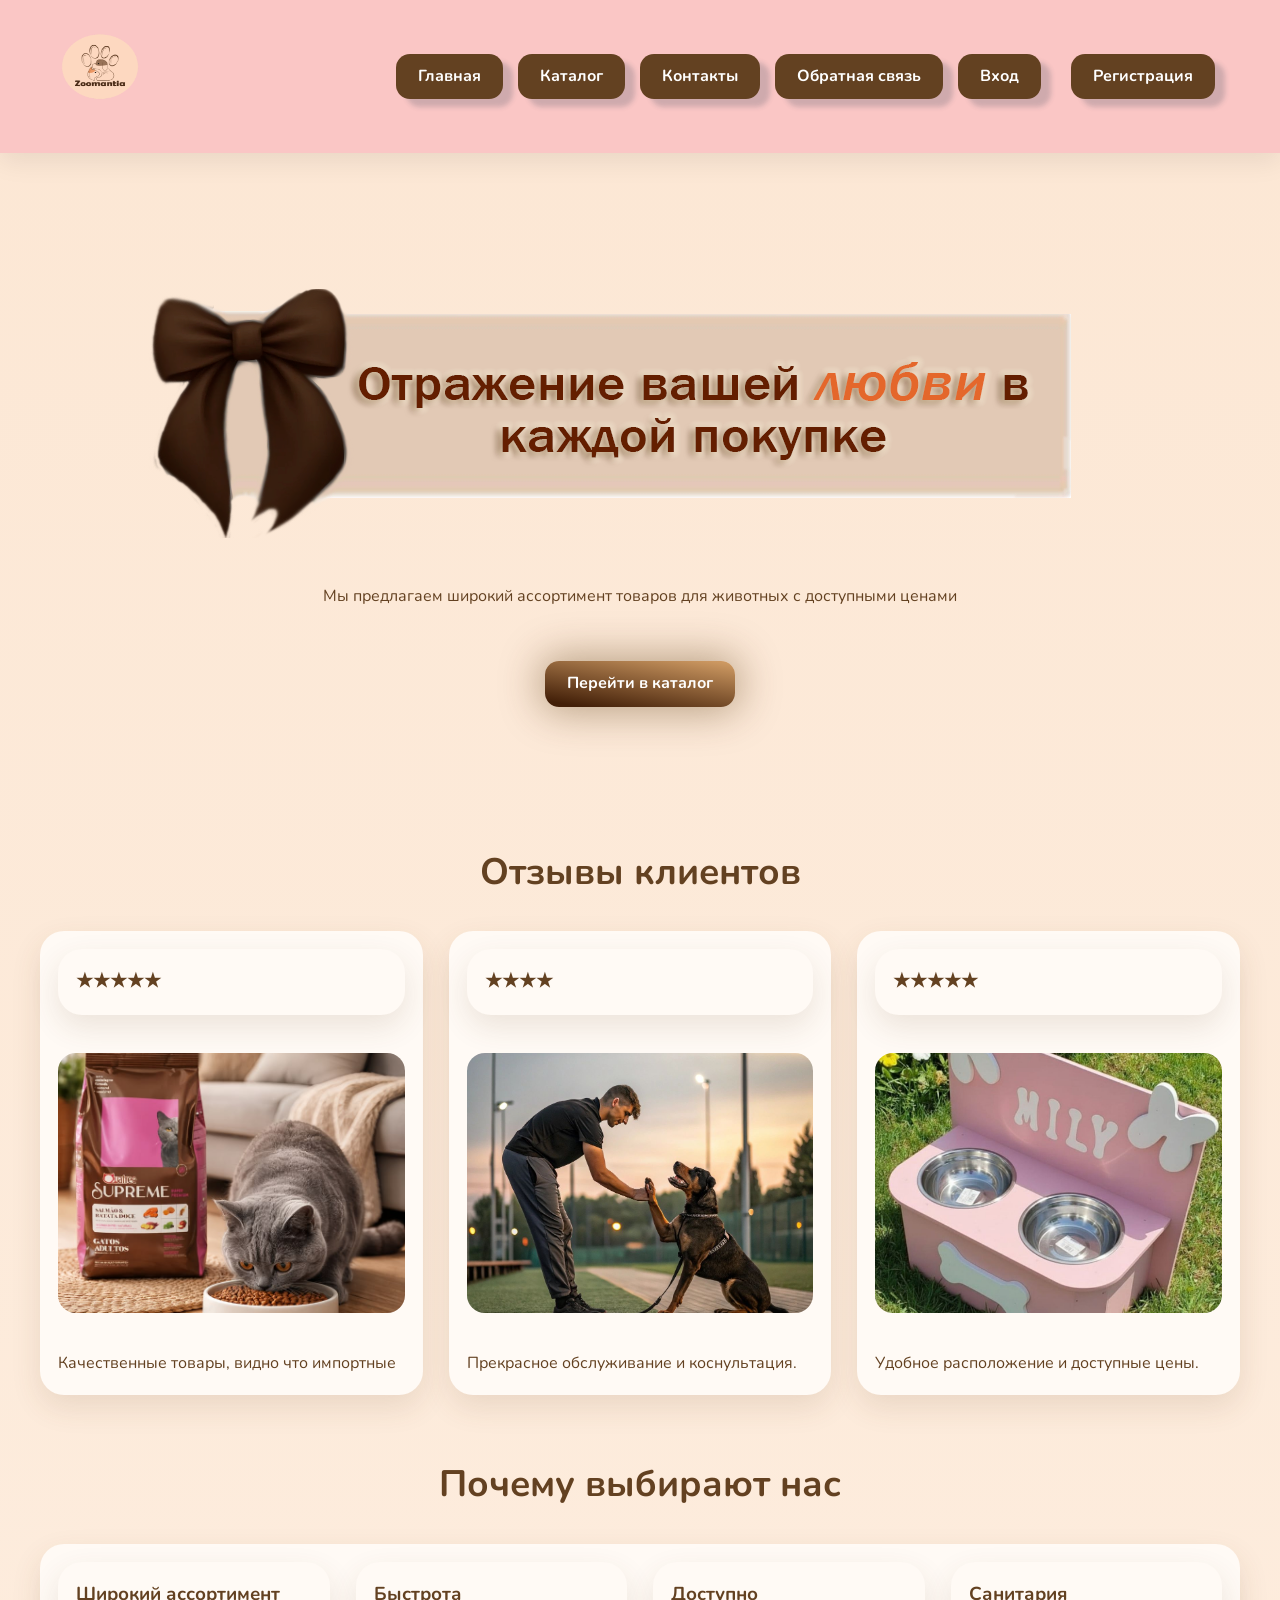
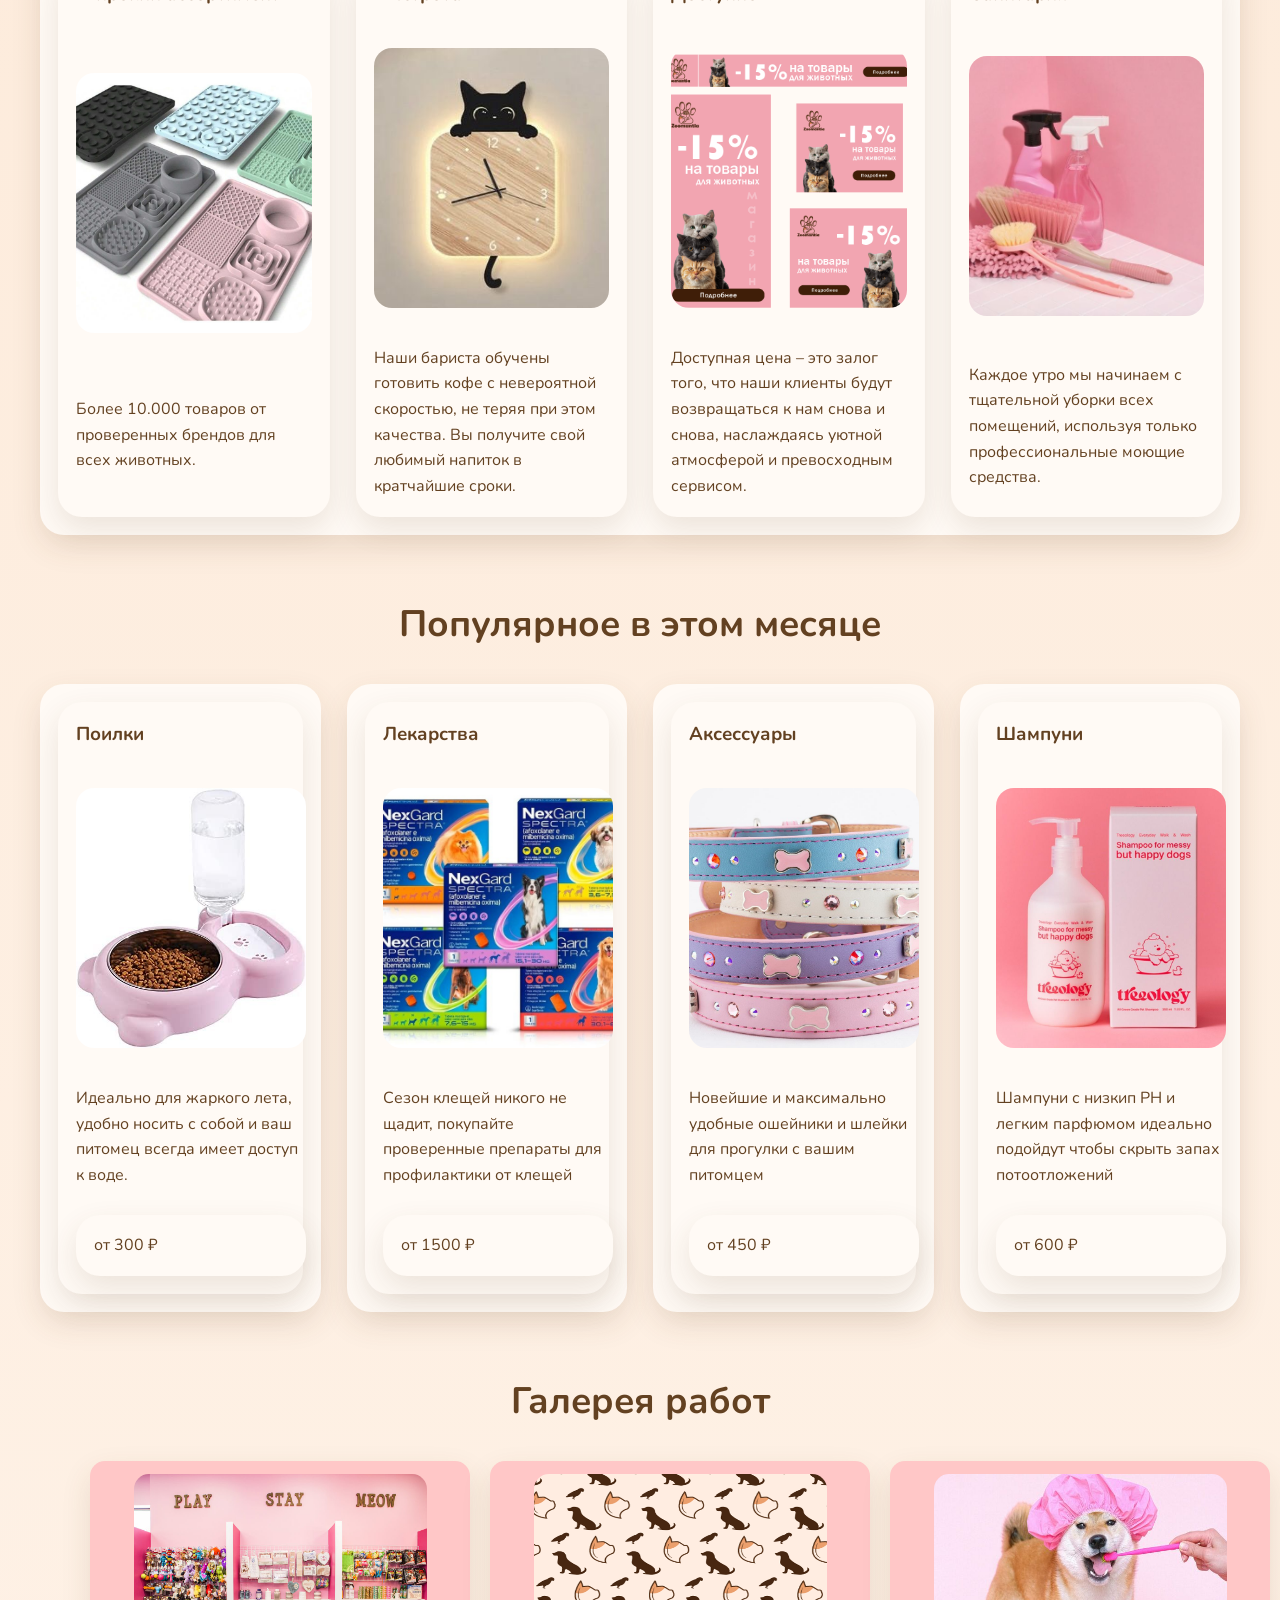
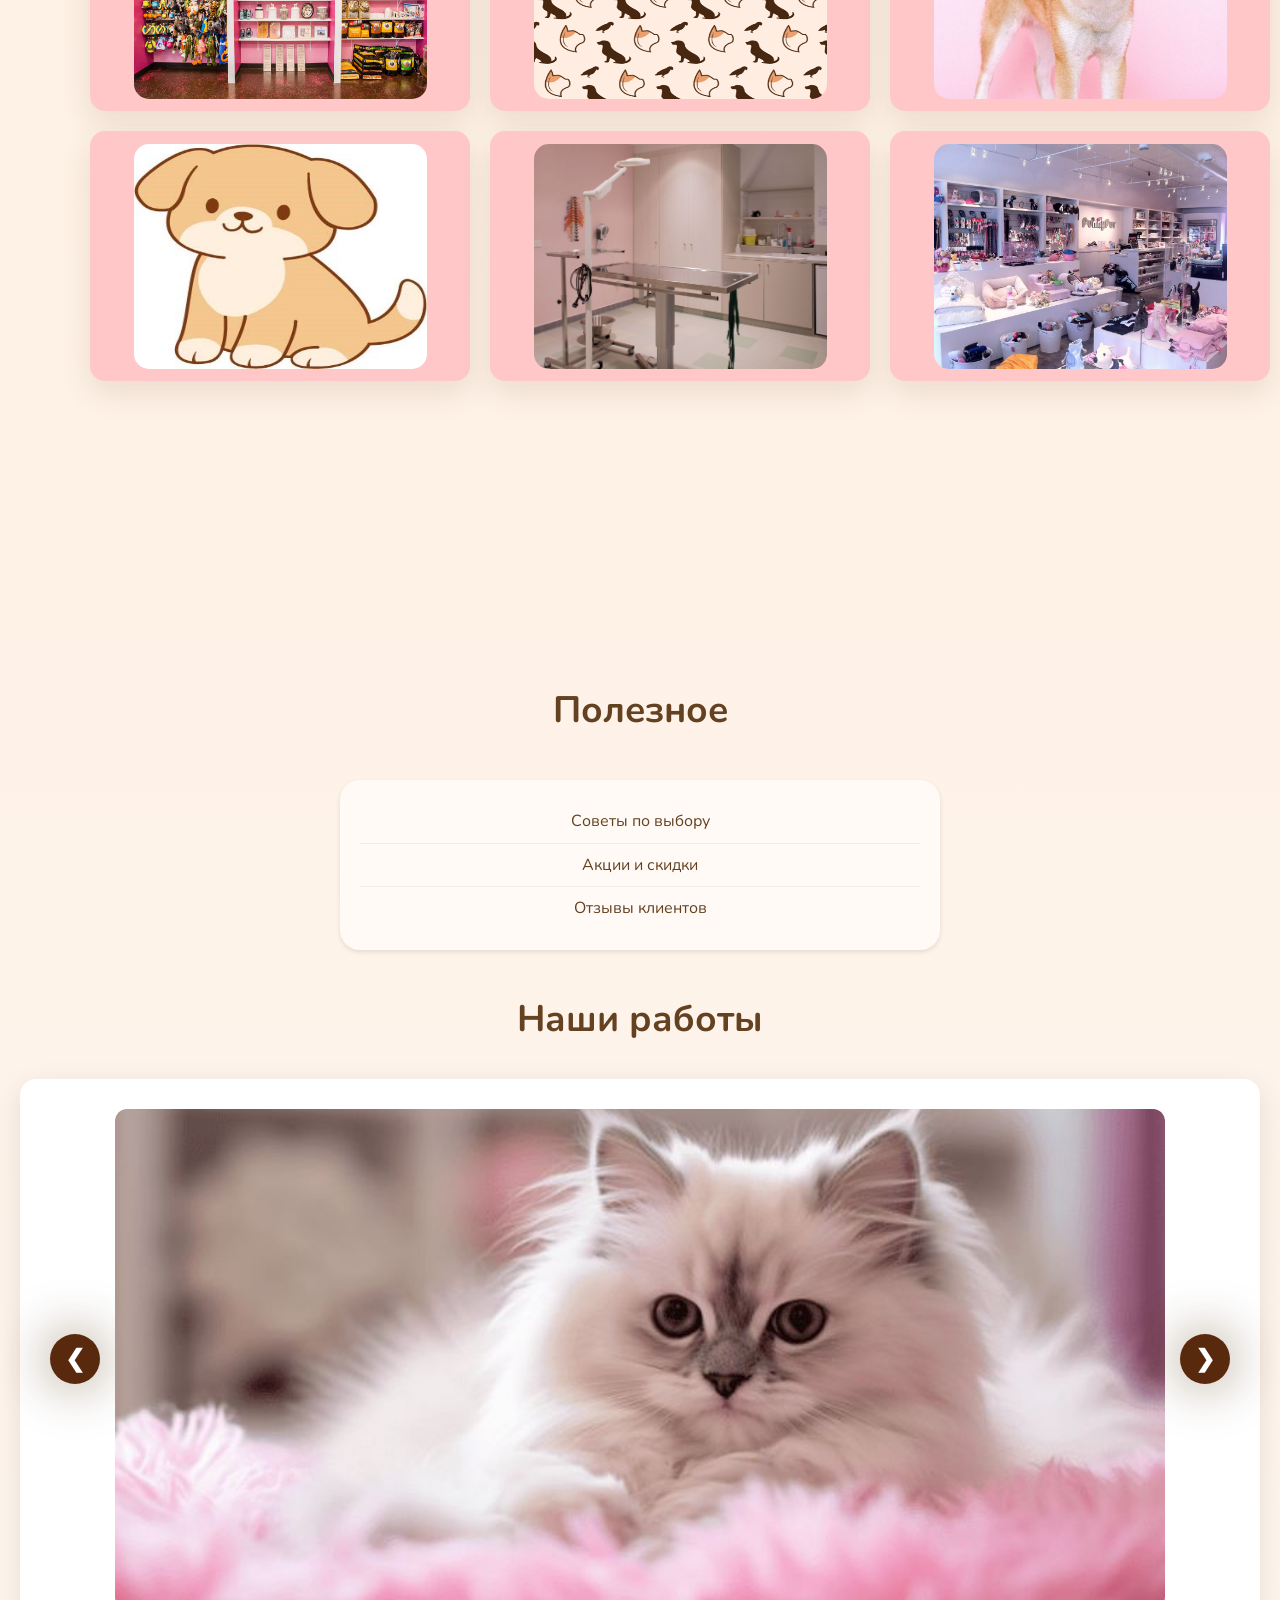
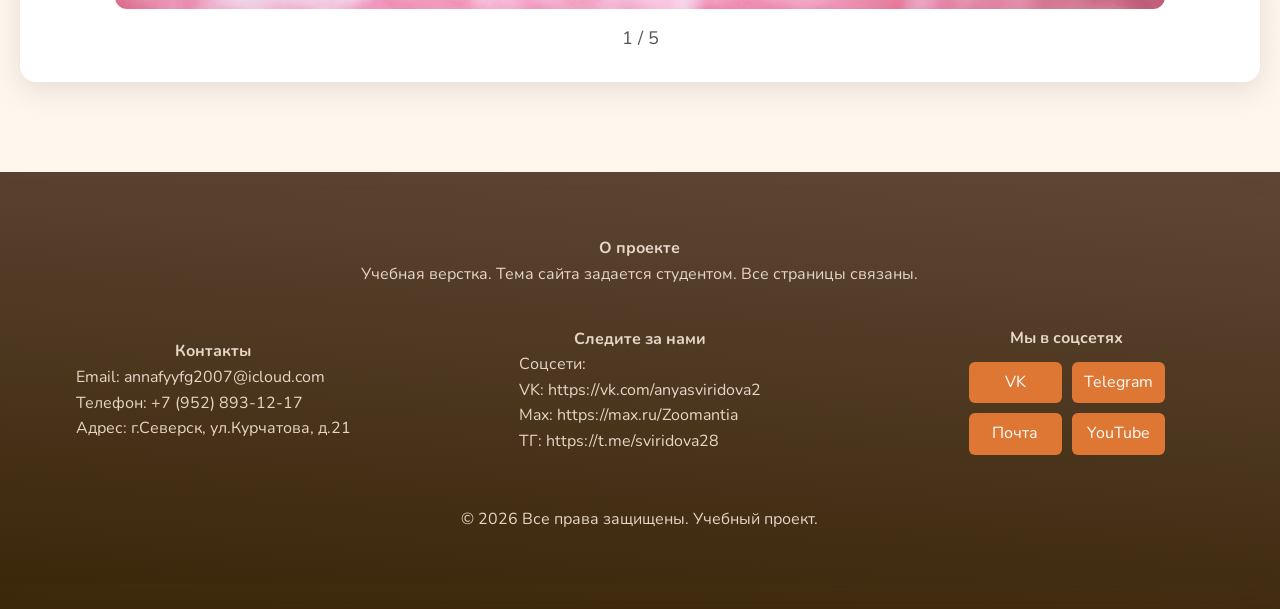
<file: index.html>
<!DOCTYPE html>
<html lang="ru">
<head>
    <meta charset="UTF-8">
    <meta name="viewport" content="width=device-width, initial-scale=1.0, viewport-fit=cover">
    <title>Главная страница</title>
    <link rel="stylesheet" href="style.css">
</head>
<body>
    <header>
        <a href="index.html"><img class="logo_foto" src="img/logo.png"  alt="Логотип"></a>
        <nav>
            <ul class="menu">
                <li><a class="btn" href="index.html">Главная</a></li>
                <li><a class="btn" href="catalog.html">Каталог</a></li>
                <li><a class="btn" href="contacts.html">Контакты</a></li>
                <li><a class="btn" href="feedback.html">Обратная связь</a></li>
                <li><a href="login.html" class="btn" class="menu-item">Вход</a><li>
                <li><a href="signup.html" class="btn" class="menu-item">Регистрация</a><li>
            </ul>
        </nav>
        <div class="menu-burger">
            <input type="checkbox" id="burger-checkbox" class="burger-checkbox">
            <label for="burger-checkbox" class="burger"></label>
            <ul class="menu-list">
                <li><a href="index.html" class="btn3" class="menu-item">Главная</a><li>
                <li><a href="catalog.html" class="btn3" class="menu-item">Каталог</a><li>
                <li><a href="contacts.html" class="btn3" class="menu-item">Контакты</a><li>
                <li><a href="feedback.html" class="btn3" class="menu-item">Обратная связь</a><li>
                <li><a href="login.html" class="btn3" class="menu-item">Вход</a><li>
                <li><a href="signup.html" class="btn3" class="menu-item">Регистрация</a><li>
            </ul>
        </div>
    </header>

    <main>
        <section class="hero-section">
            <div>
                <h1><img src="img/clogan.png"></h1>
                <p>Мы предлагаем широкий ассортимент товаров для животных с доступными ценами</p>
                <br>
                <br>
                <a class="btn_glav" href="catalog.html">Перейти в каталог</a>
            </div>
        </section>
        
        <section>
            <h2>Отзывы клиентов</h2>
            <div class="home-grid">
                <div class="review">
                    <div><h3>★★★★★</h3></div>
                    <img class="vibor" src="img/otziv1.jpg">
                    <p>Качественные товары, видно что импортные</p>
                </div>
                
                <div class="review">
                    <div><h3>★★★★</h3></div>
                    <img class="vibor" src="img/otziv2.jpg">
                    <p>Прекрасное обслуживание и коснультация.</p>
                </div>
            
                <div class="review">
                    <div><h3>★★★★★</h3></div>
                    <img class="vibor" src="img/otziv3.jpg">
                    <p>Удобное расположение и доступные цены.</p>
                </div>
            </div>
        </section>

        <section class="features-section">
            <h2>Почему выбирают нас</h2>
            <div class="home-grid">
                <div>
                    <div>
                        <h3>Широкий ассортимент</h3>
                        <img class="vibor" src="img/accortiment.jpg">
                        <p>Более 10.000 товаров от проверенных брендов для всех животных.</p>
                    </div>
                    <div>
                        <h3>Быстрота</h3>
                        <img class="vibor" src="img/ckorost.jpg">
                        <p> Наши бариста обучены готовить кофе с невероятной скоростью, не теряя при этом качества. Вы получите свой любимый напиток в кратчайшие сроки.</p>
                    </div>
                    <div>
                        <h3>Доступно</h3>
                        <img class="vibor" src="img/banner.png">
                        <p>Доступная цена – это залог того, что наши клиенты будут возвращаться к нам снова и снова, наслаждаясь уютной атмосферой и превосходным сервисом. </p>
                    </div>
                    <div>
                        <h3>Санитария</h3>
                        <img class="vibor" src="img/cturulnoct.jpg">
                        <p>Каждое утро мы начинаем с тщательной уборки всех помещений, используя только профессиональные моющие средства.</p>
                    </div>
                </div>
            </div>
        </section>

        <section class="popular-section">
            <div>
                <h2>Популярное в этом месяце</h2>
                <div>
                    <div>
                        <div>
                            <h3>Поилки</h3>
                            <img class="vibor" src="img/poulki.jpg">
                            <p>Идеально для жаркого лета, удобно носить с собой и ваш питомец всегда имеет доступ к воде.</p>
                            <div> от 300 ₽</div>
                        </div>
                    </div>
                    <div>
                        <div>
                            <h3>Лекарства</h3>
                            <img class="vibor" src="img/lecarctva.jpg">
                            <p> Сезон клещей никого не щадит, покупайте проверенные препараты для профилактики от клещей</p>
                            <div> от 1500 ₽</div>
                        </div>
                    </div>
                    <div>
                        <div>
                            <h3>Аксессуары</h3>
                            <img class="vibor" src="img/acceccyar.jpg">
                            <p>Новейшие и максимально удобные ошейники и шлейки для прогулки с вашим питомцем</p>
                            <div> от 450 ₽</div>
                        </div>
                    </div>
                    <div>
                        <div>
                            <h3>Шампуни</h3>
                            <img class="vibor" src="img/shampyn.jpg">
                            <p>Шампуни с низкип PH и легким парфюмом идеально подойдут чтобы скрыть запах потоотложений</p>
                            <div> от 600 ₽</div>
                        </div>
                    </div>
                </div>
            </div>
        </section>

        <section class="gallery-section">
            <div class="container">
                <h2 class="section-title">Галерея работ</h2>
                <div class="gallery-grid">
                    <div class="gallery-item"><img class="galeri_foto" src="img/item1.jpg"></div>
                    <div class="gallery-item"><img class="galeri_foto" src="img/pattern.png"></div>
                    <div class="gallery-item"><img class="galeri_foto" src="img/item3.jpg"></div>
                    <div class="gallery-item"><img class="galeri_foto" src="img/stiker.jpg"></div>
                    <div class="gallery-item"><img class="galeri_foto" src="img/item5.jpg"></div>
                    <div class="gallery-item"><img class="galeri_foto" src="img/item7.jpg"></div>
                    <div class="gallery-item"><img class="galeri_foto" src="img/vizitka.png"></div>
                    <div class="gallery-item"><img class="galeri_foto" src="img/item8.jpg"></div>
                    <div class="gallery-item"><img class="galeri_foto" src="img/item9.jpg"></div>
                </div>
            </div>
        </section>
        
        <aside>
            <h2>Полезное</h2>
            <div class="sidebar-section">
                <ul>
                <li><a href="catalog.html">Советы по выбору</a></li>
                <li><a href="index.html">Акции и скидки</a></li>
                <li><a href="index.html">Отзывы клиентов</a></li>
                </ul>
            </div>
        </aside>

        <h2>Наши работы</h2>
            <div class="slider-container">
                <div class="slider">
                    <button class="slider-btn prev-btn" id="prevBtn">❮</button>
                    <div class="slider-image-wrapper">
                        <img src="" alt="Изображение 1" id="sliderImage">
                    </div>
                    <button class="slider-btn next-btn" id="nextBtn">❯</button>
                </div>
                <p class="image-counter" id="imageCounter">1 / 5</p>
            </div>
    </main>    

    <footer>
        <div class="grid_fotter_parent">
            <div class="prodgectt_foot">
                <h4>О проекте</h4>
                <p>Учебная верстка. Тема сайта задается студентом. Все страницы связаны.</p>
            </div>
            <div class="contsct_foot">
                <h4>Контакты</h4>
                <p>Email: annafyyfg2007@icloud.com</p>
                <p>Телефон: +7 (952) 893-12-17</p>
                <p>Адрес: г.Северск, ул.Курчатова, д.21</p>
            </div>
            <div class="slegka_foot">
                <h4>Следите за нами</h4>
                <p>Соцсети: <br>
                    VK:  https://vk.com/anyasviridova2 <br>
                    Max: https://max.ru/Zoomantia <br>
                    ТГ: https://t.me/sviridova28</p>
            </div>
            <div class="prodgectt_foot2">
            <p>&copy; 2026 Все права защищены. Учебный проект.</p>
            </div>
            <div class="footer-social">
            <h4>Мы в соцсетях</h4>
                <div class="social-grid">
                    <a href="https://vk.com/anyasviridova2">VK</a>
                    <a href="https://t.me/sviridova28">Telegram</a>
                    <a href="mailto:annafyyf2007@icloud.com">Почта</a>
                    <a href="https://youtube.com/@sviridova-ni4lx?si=DR0bYipv-JqRA9iz">YouTube</a>
                </div>
            </div>
        </div>
    </footer>

    <script src="slider.js"></script>
    <script src="scroll-gallery.js"></script>

</body>
</html>
</file>
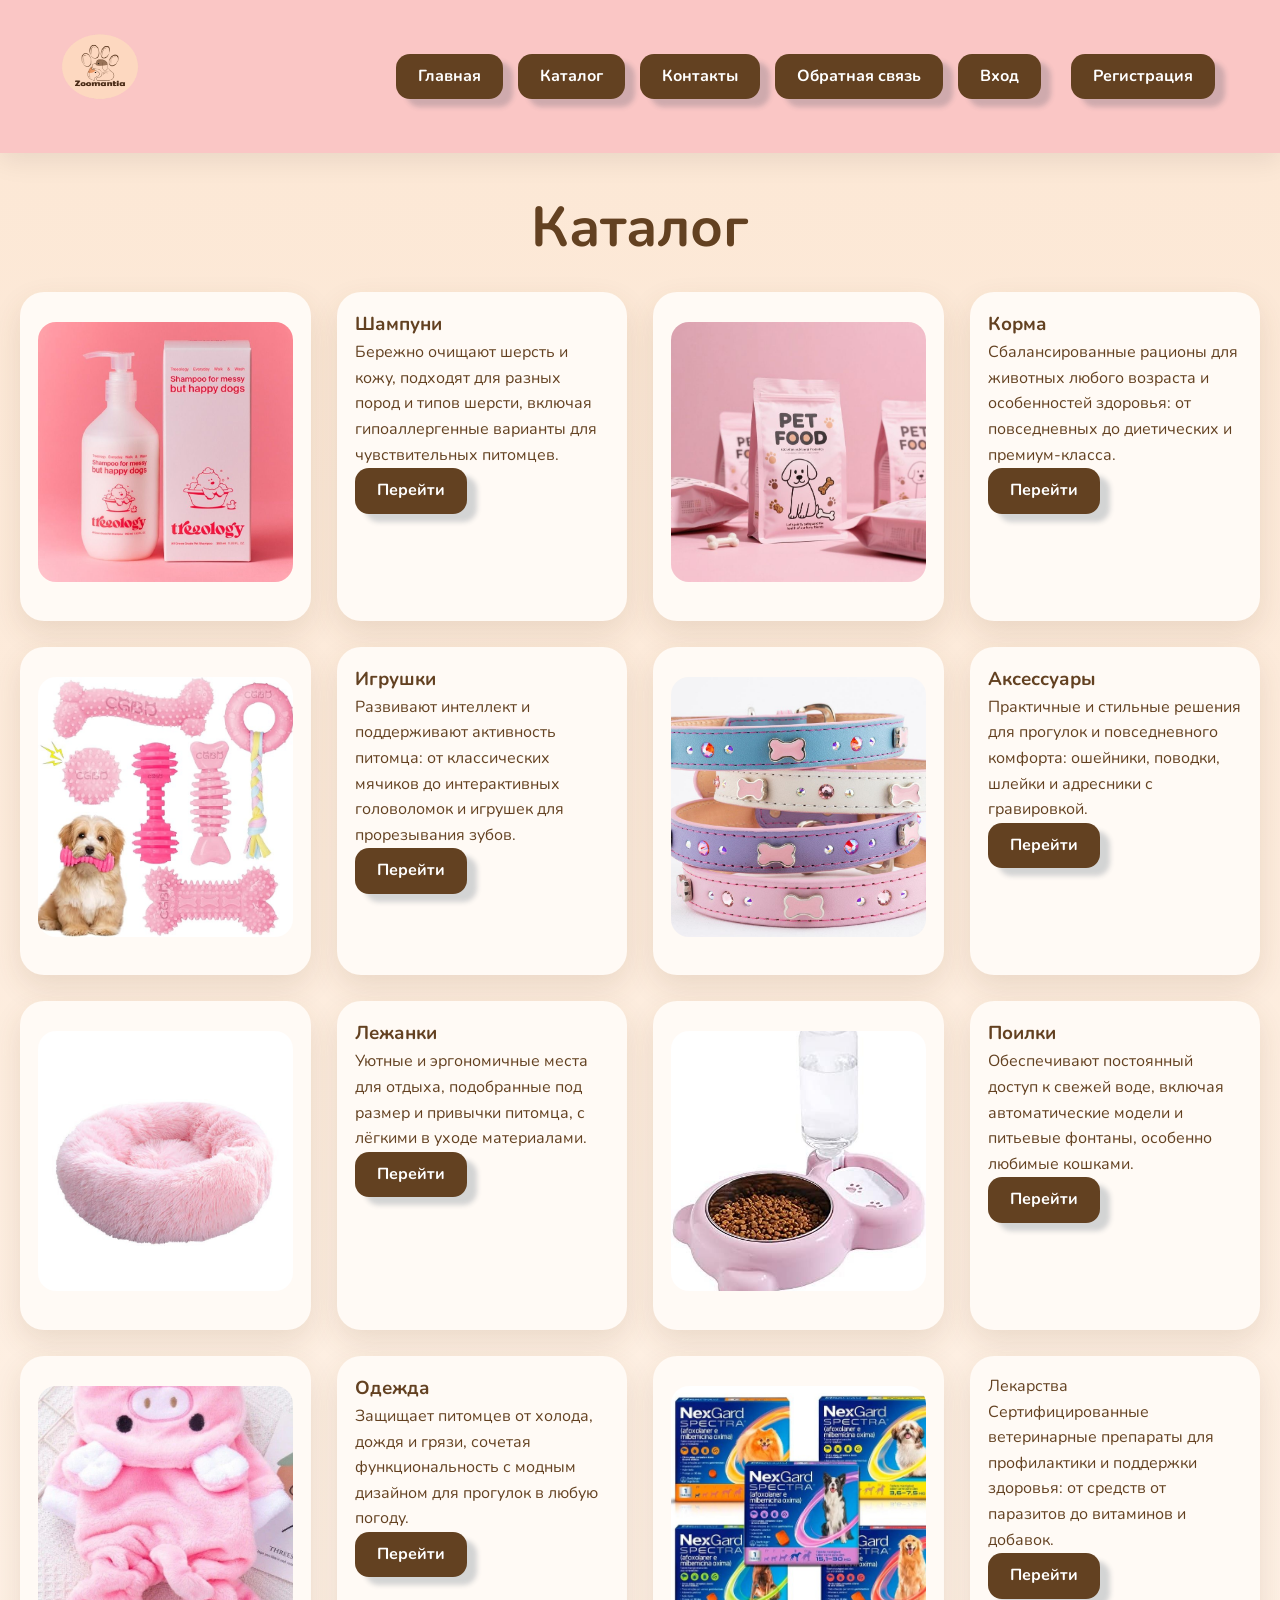
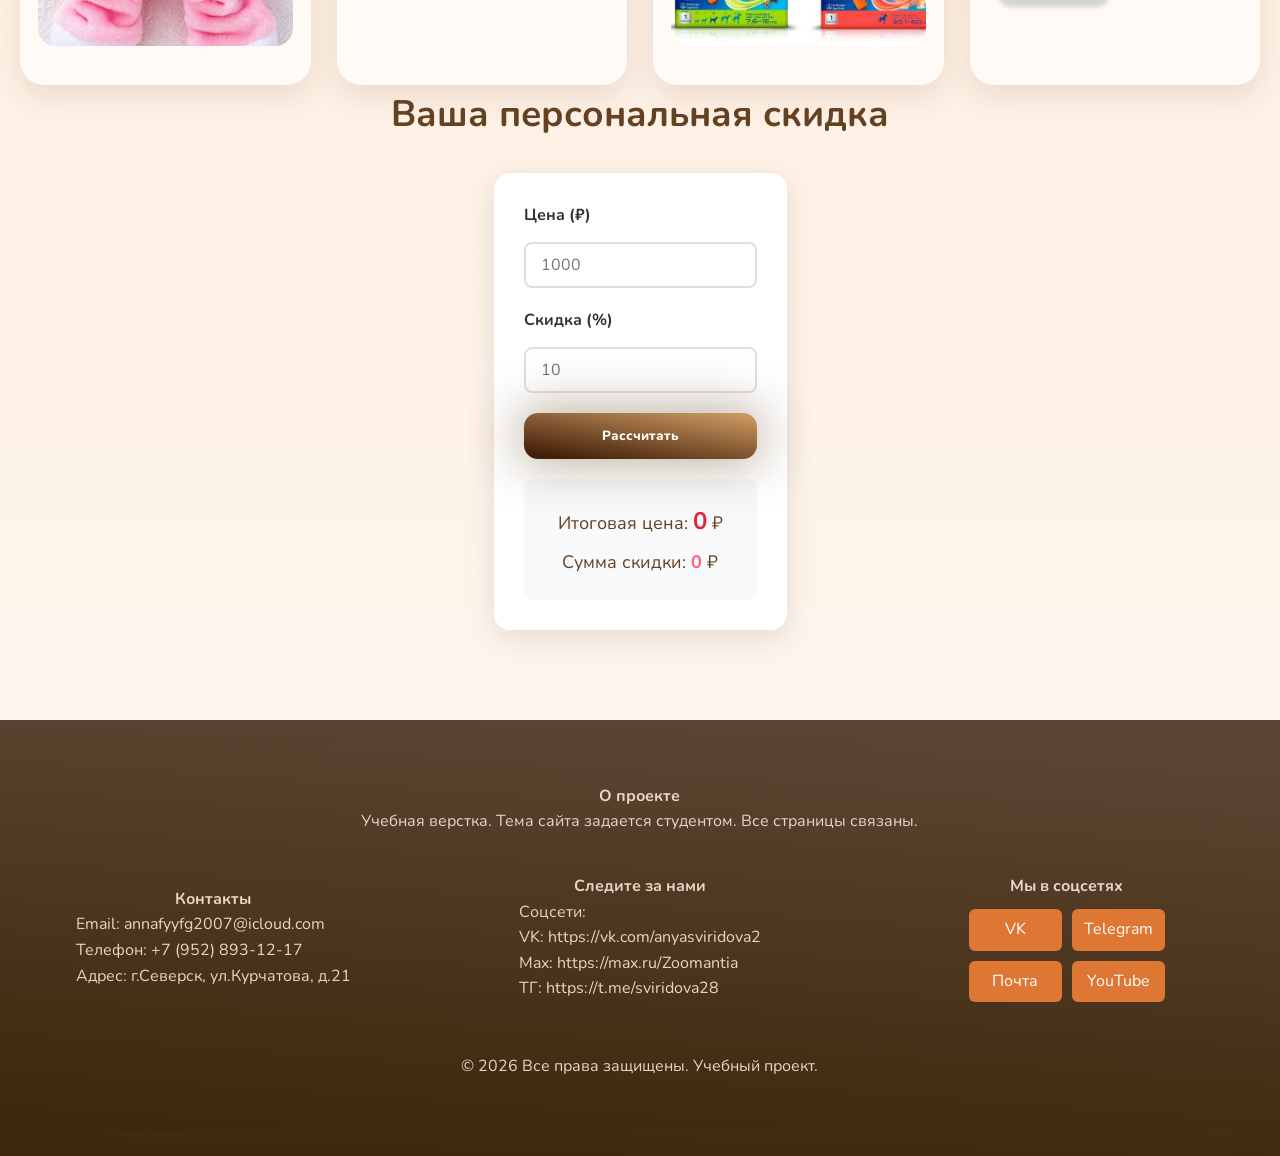
<file: catalog.html>
<!DOCTYPE html>
<html lang="ru">
<head>
    <meta charset="UTF-8">
    <meta name="viewport" content="width=device-width, initial-scale=1.0, viewport-fit=cover">
    <title>Каталог</title>
    <link rel="stylesheet" href="style.css">
</head>
<body>
    <header>
        <a href="index.html"><img class="logo_foto" src="img/logo.png" alt="Логотип"></a>
        <nav>
            <ul class="menu">
                <li><a class="btn" href="index.html">Главная</a></li>
                <li><a class="btn" href="catalog.html">Каталог</a></li>
                <li><a class="btn" href="contacts.html">Контакты</a></li>
                <li><a class="btn" href="feedback.html">Обратная связь</a></li>
                <li><a href="login.html" class="btn" class="menu-item">Вход</a><li>
                <li><a href="signup.html" class="btn" class="menu-item">Регистрация</a><li>
            </ul>
        </nav>
        <div class="menu-burger">
            <input type="checkbox" id="burger-checkbox" class="burger-checkbox">
            <label for="burger-checkbox" class="burger"></label>
            <ul class="menu-list">
                <li><a href="index.html" class="btn3" class="menu-item">Главная</a><li>
                <li><a href="catalog.html" class="btn3" class="menu-item">Каталог</a><li>
                <li><a href="contacts.html" class="btn3" class="menu-item">Контакты</a><li>
                <li><a href="feedback.html" class="btn3" class="menu-item">Обратная связь</a><li>
                <li><a href="login.html" class="btn3" class="menu-item">Вход</a><li>
                <li><a href="signup.html" class="btn3" class="menu-item">Регистрация</a><li>
            </ul>
        </div>
    </header>

    <main>
        <h1>Каталог</h1>
        <div class="parent1">
            <div class="div1">
                <img class="img-good" src="img/shampyn.jpg">
            </div>
            <div class="div1">
                <h3>Шампуни</h3> 
                <p> Бережно очищают шерсть и кожу, подходят для разных пород и типов шерсти, 
                включая гипоаллергенные варианты для чувствительных питомцев.</p> 
                <a class="btn" href="index.html">Перейти</a>
            </div>

            <div class="div3">
                <img class="img-good" src="img/korm.jpg">
            </div>
            <div class="div3">
                <h3>Корма</h3> 
                <p> Сбалансированные рационы для животных любого возраста и особенностей здоровья: 
                от повседневных до диетических и премиум-класса.</p> 
                <a class="btn" href="index.html">Перейти</a>
            </div>

            <div class="div5">
                <img class="img-good" src="img/ugryshki.jpg">
            </div>
            <div class="div6">
                <h3>Игрушки</h3> 
                <p> Развивают интеллект и поддерживают активность питомца: от классических мячиков
                до интерактивных головоломок и игрушек для прорезывания зубов.</p> 
                <a class="btn" href="index.html">Перейти</a>
            </div>

            <div class="div7">
                <img class="img-good" src="img/acceccyar.jpg">
            </div>
            <div class="div8">
                <h3> Аксессуары</h3> 
                <p> Практичные и стильные решения для прогулок и повседневного комфорта: 
                ошейники, поводки, шлейки и адресники с гравировкой.</p> 
                <a class="btn" href="index.html">Перейти</a>
            </div>

            <div class="div9">
                <img class="img-good" src="img/legank.jpg">
            </div>
            <div class="div10">
                <h3>Лежанки</h3> 
                <p> Уютные и эргономичные места для отдыха, подобранные под размер 
                и привычки питомца, с лёгкими в уходе материалами.</p> 
                <a class="btn" href="index.html">Перейти</a>
            </div>

            <div class="div11">
                <img class="img-good" src="img/poulki.jpg">
            </div>
            <div class="div12">
                <h3>Поилки</h3> 
                <p> Обеспечивают постоянный доступ к свежей воде, включая автоматические 
                модели и питьевые фонтаны, особенно любимые кошками.</p> 
                <a class="btn" href="index.html">Перейти</a>
            </div>

            <div class="div13">
                <img class="img-good" src="img/odegda.jpg">
            </div>
            <div class="div14">
                <h3>Одежда</h3> 
                <p> Защищает питомцев от холода, дождя и грязи, сочетая функциональность
                с модным дизайном для прогулок в любую погоду.</p>
                <a class="btn" href="index.html">Перейти</a>
            </div>

            <div class="div15"><img class="img-good" src="img/lecarctva.jpg"></div>
            <div class="div16"><div class="pink-text"><p class='caps3'> Лекарства</p> 
                <p> Сертифицированные ветеринарные препараты для профилактики и поддержки 
                здоровья: от средств от паразитов до витаминов и добавок.</p> 
                <a class="btn" href="index.html">Перейти</a>
            </div>
        </div>
        </div>

        <h2>Ваша персональная скидка</h2>
        <div class=" calculator-box">
            <div class="calculator-container">
                <div class="calculator">
                    <div class="input-group">
                        <label for="originalPrice">Цена (₽)</label>
                        <input type="number" id="originalPrice" placeholder="1000" min="0">
                    </div>
                    <div class="input-group">
                        <label for="discountPercent">Скидка (%)</label>
                        <input type="number" id="discountPercent" placeholder="10" min="0" max="100">
                    </div>
                    <button id="calculateBtn">Рассчитать</button>
                    <div class="result" id="result">
                        <p>Итоговая цена: <span id="finalPrice">0</span> ₽</p>
                        <p>Сумма скидки: <span id="discountAmount">0</span> ₽</p>
                    </div>
                </div>    
            </div>
        </div>
    </main>

    <footer>
        <div class="grid_fotter_parent">
            <div class="prodgectt_foot">
                <h4>О проекте</h4>
                <p>Учебная верстка. Тема сайта задается студентом. Все страницы связаны.</p>
            </div>
            <div class="contsct_foot">
                <h4>Контакты</h4>
                <p>Email: annafyyfg2007@icloud.com</p>
                <p>Телефон: +7 (952) 893-12-17</p>
                <p>Адрес: г.Северск, ул.Курчатова, д.21</p>
            </div>
            <div class="slegka_foot">
                <h4>Следите за нами</h4>
                <p>Соцсети: <br>
                    VK:  https://vk.com/anyasviridova2 <br>
                    Max: https://max.ru/Zoomantia <br>
                    ТГ: https://t.me/sviridova28</p>
            </div>
            <div class="prodgectt_foot2">
            <p>&copy; 2026 Все права защищены. Учебный проект.</p>
            </div>
            <div class="footer-social">
            <h4>Мы в соцсетях</h4>
                <div class="social-grid">
                    <a href="https://vk.com/anyasviridova2">VK</a>
                    <a href="https://t.me/sviridova28">Telegram</a>
                    <a href="mailto:annafyyf2007@icloud.com">Почта</a>
                    <a href="https://youtube.com/@sviridova-ni4lx?si=DR0bYipv-JqRA9iz">YouTube</a>
                </div>
            </div>
        </div>
    </footer>

    <script src="discount.js"></script>
</body>
</html>
</file>
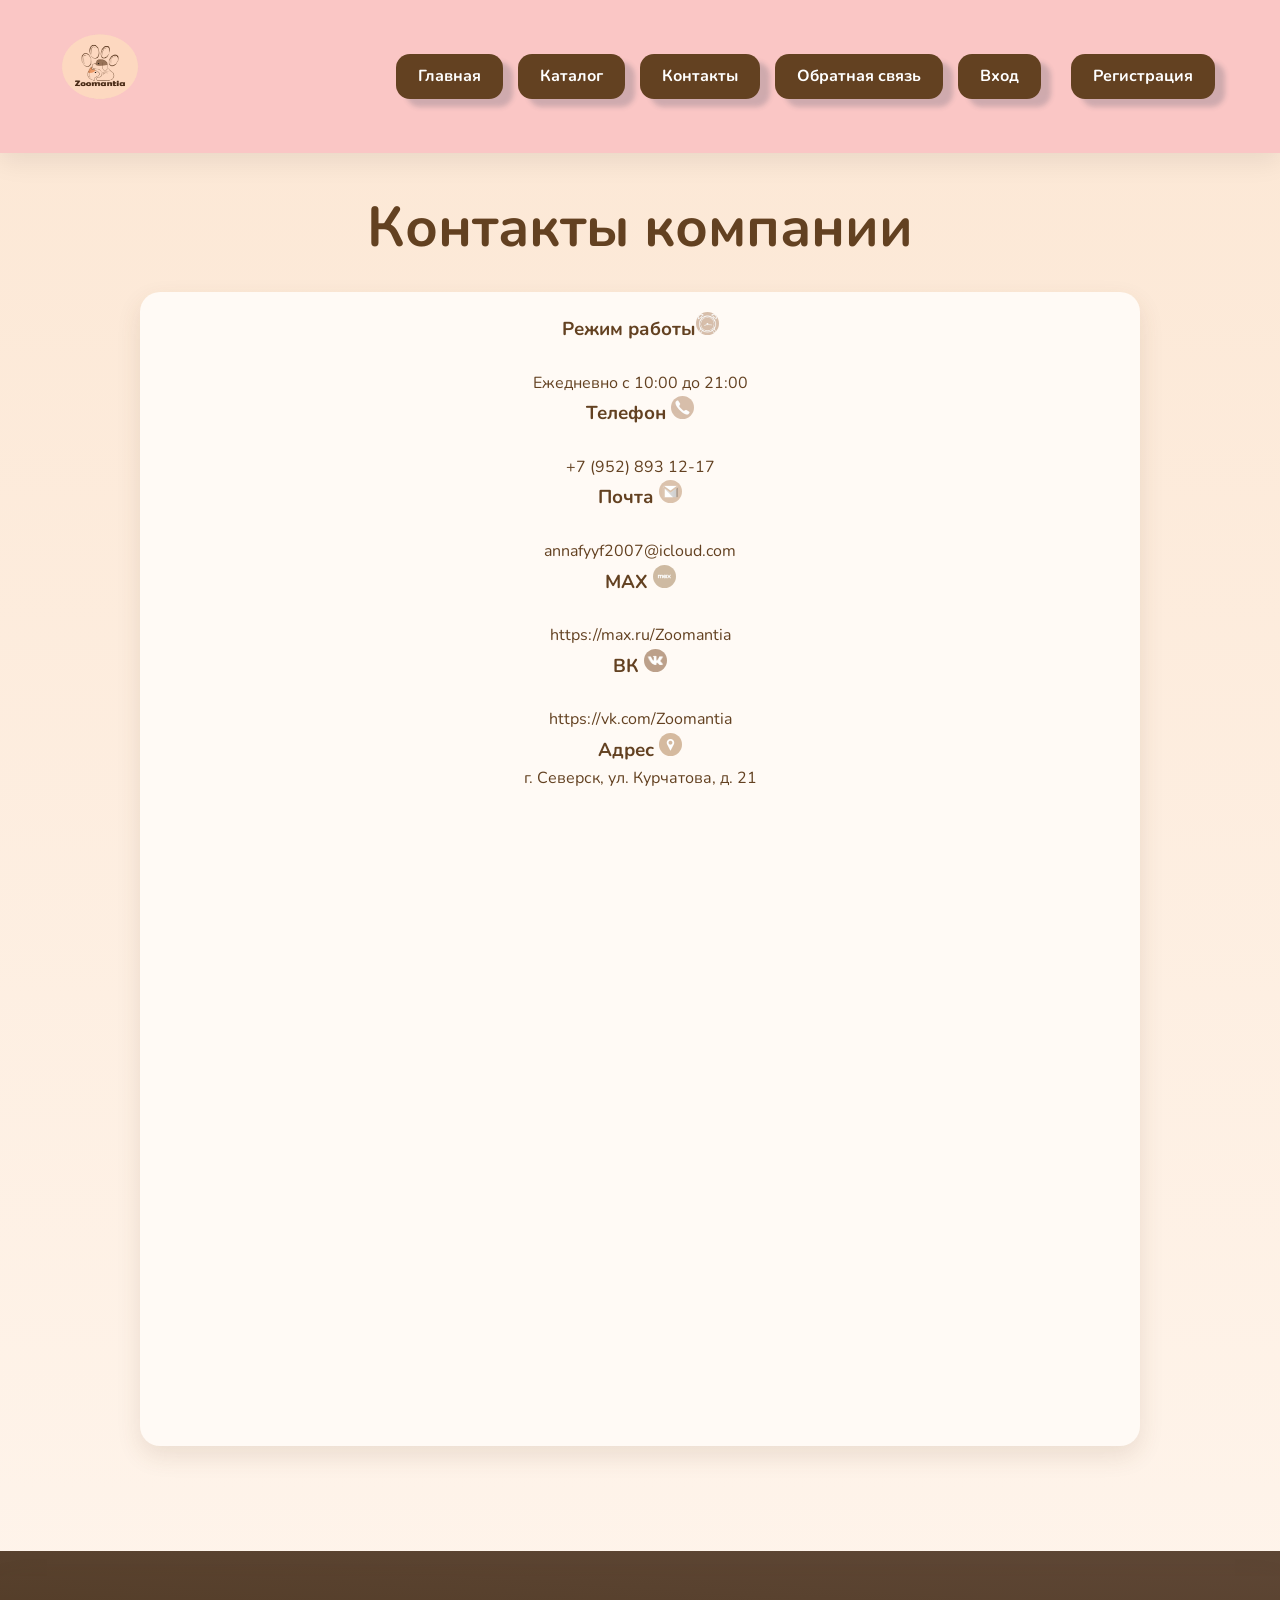
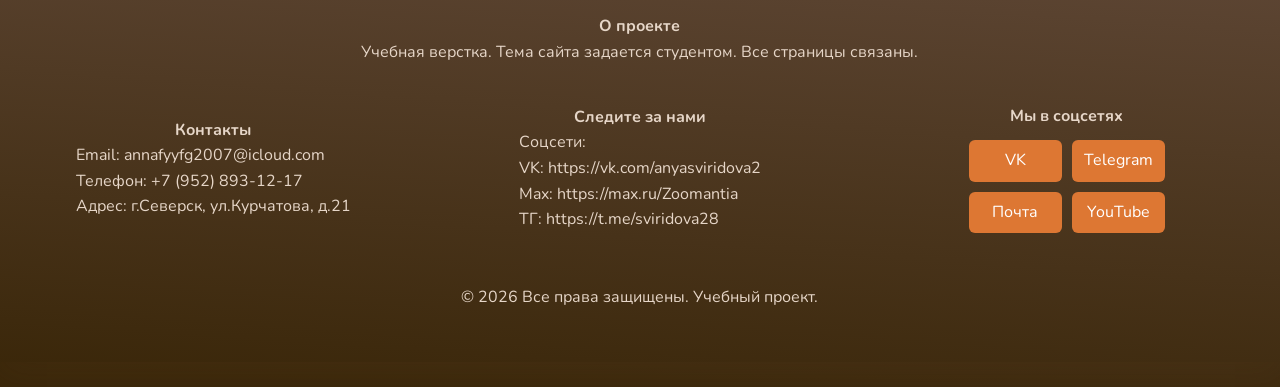
<file: contacts.html>
<!DOCTYPE html>
<html lang="ru">
<head>
    <meta charset="UTF-8">
    <meta name="viewport" content="width=device-width, initial-scale=1.0, viewport-fit=cover">
    <title>Контакты</title>
    <link rel="stylesheet" href="style.css">
</head>
<body>
    <header>
        <a href="index.html"><img class="logo_foto" src="img/logo.png"  alt="Логотип"></a>
        <nav>
            <ul class="menu">
                <li><a class="btn" href="index.html">Главная</a></li>
                <li><a class="btn" href="catalog.html">Каталог</a></li>
                <li><a class="btn" href="contacts.html">Контакты</a></li>
                <li><a class="btn" href="feedback.html">Обратная связь</a></li>
                <li><a href="login.html" class="btn" class="menu-item">Вход</a><li>
                <li><a href="signup.html" class="btn" class="menu-item">Регистрация</a><li>
            </ul>
        </nav>
        <div class="menu-burger">
            <input type="checkbox" id="burger-checkbox" class="burger-checkbox">
            <label for="burger-checkbox" class="burger"></label>
            <ul class="menu-list">
                <li><a href="index.html" class="btn3" class="menu-item">Главная</a><li>
                <li><a href="catalog.html" class="btn3" class="menu-item">Каталог</a><li>
                <li><a href="contacts.html" class="btn3" class="menu-item">Контакты</a><li>
                <li><a href="feedback.html" class="btn3" class="menu-item">Обратная связь</a><li>
                <li><a href="login.html" class="btn3" class="menu-item">Вход</a><li>
                <li><a href="signup.html" class="btn3" class="menu-item">Регистрация</a><li>
            </ul>
        </div>
    </header>

   <main>
        <h1>Контакты компании</h1>
        <div class="contacts-info">
            <div>
                <h3>Режим работы<img class="foto_contact" src="img/clock.jpg"></h3>
                <br>
                <p>Ежедневно с 10:00 до 21:00<p>
            </div>

            <div>
                <h3>Телефон <img class="foto_contact" src="img/telefon.jpg"></h3>
                <br>
                <p><a href="tel:+79528931217">+7 (952) 893 12-17</a></p>
            </div>

            <div>
                <h3>Почта <img class="foto_contact" src="img/pochta.jpg"></h3>
                <br>
                <p><a href="mailto:annafyyf2007@icloud.com">annafyyf2007@icloud.com</a></p>
            </div>

            <div>
                <h3>MAX <img class="foto_contact" src="img/max.jpg" ></h3>
                <br>
                <p><a href="https://max.ru/Zoomantia">https://max.ru/Zoomantia</a></p>
            </div>

            <div>
                <h3>ВК <img class="foto_contact" src="img/vk.jpg" ></h3>
                <br>
                <p><a href="https://vk.com/anyasviridova2">https://vk.com/Zoomantia</a></p>
            </div>

            <div>
                <h3>Адрес <img class="foto_contact" src="img/adress.jpg" ></h3>
                <p>г. Северск, ул. Курчатова, д. 21</p>
                <br>
                <iframe id="map_311756029" frameborder="0" src="https://makemap.2gis.ru/widget?data=[base64]" sandbox="allow-modals allow-forms allow-scripts allow-same-origin allow-popups allow-top-navigation-by-user-activation"></iframe>
            </div>
            </div>
    </main>

    <footer>
        <div class="grid_fotter_parent">
            <div class="prodgectt_foot">
                <h4>О проекте</h4>
                <p>Учебная верстка. Тема сайта задается студентом. Все страницы связаны.</p>
            </div>
            <div class="contsct_foot">
                <h4>Контакты</h4>
                <p>Email: annafyyfg2007@icloud.com</p>
                <p>Телефон: +7 (952) 893-12-17</p>
                <p>Адрес: г.Северск, ул.Курчатова, д.21</p>
            </div>
            <div class="slegka_foot">
                <h4>Следите за нами</h4>
                <p>Соцсети:<br>
                    VK:  https://vk.com/anyasviridova2 <br>
                    Max: https://max.ru/Zoomantia <br>
                    ТГ: https://t.me/sviridova28</p>
            </div>
            <div class="prodgectt_foot2">
            <p>&copy; 2026 Все права защищены. Учебный проект.</p>
            </div>
            <div class="footer-social">
            <h4>Мы в соцсетях</h4>
                <div class="social-grid">
                    <a href="https://vk.com/anyasviridova2">VK</a>
                    <a href="https://t.me/sviridova28">Telegram</a>
                    <a href="mailto:annafyyf2007@icloud.com">Почта</a>
                    <a href="https://youtube.com/@sviridova-ni4lx?si=DR0bYipv-JqRA9iz">YouTube</a>
                </div>
            </div>
        </div>
    </footer>

</body>
</html>
</file>
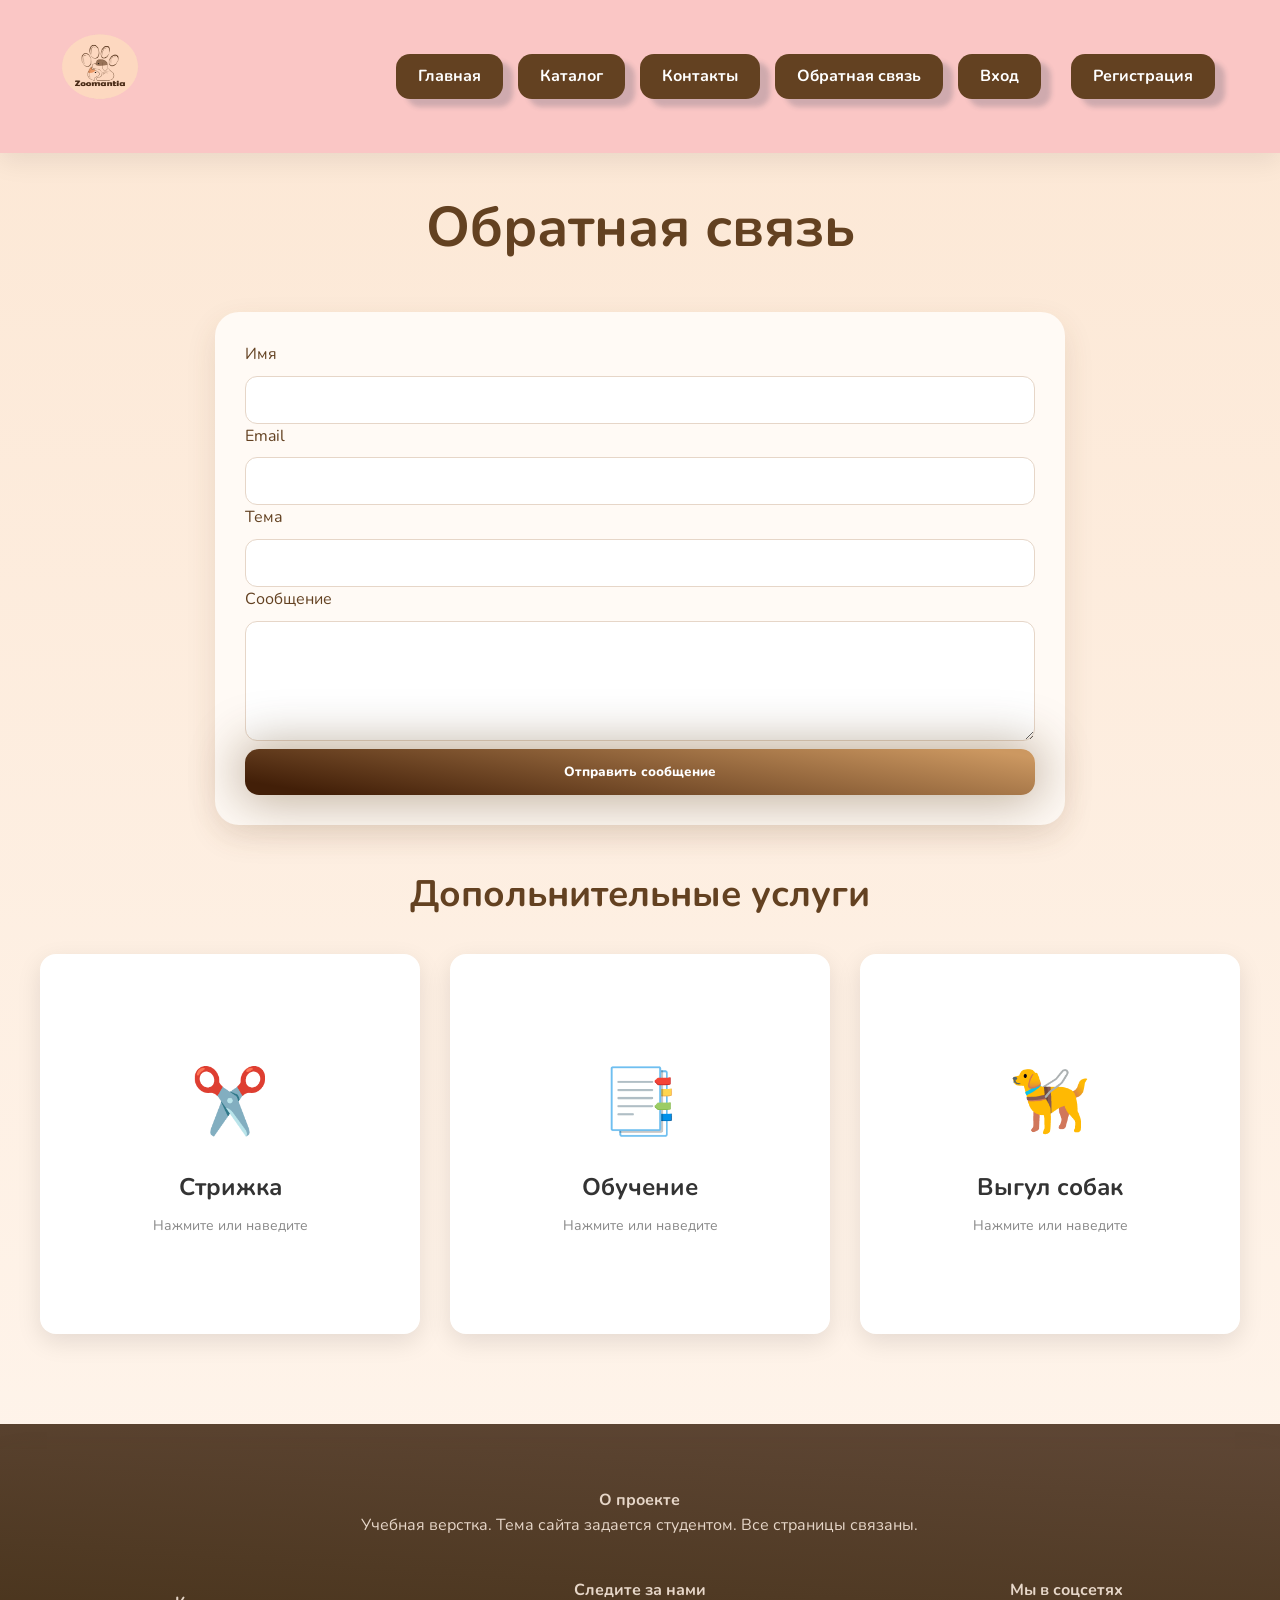
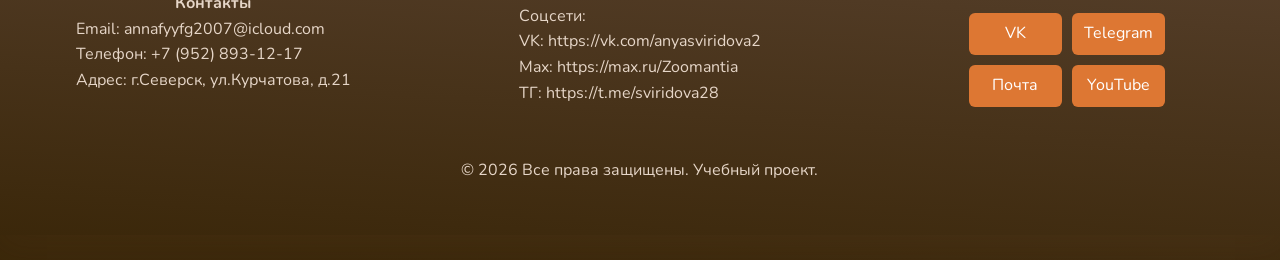
<file: feedback.html>
<!DOCTYPE html>
<html lang="ru">
<head>
    <meta charset="UTF-8">
    <meta name="viewport" content="width=device-width, initial-scale=1.0, viewport-fit=cover">
    <title>Обратная связь</title>
    <link rel="stylesheet" href="style.css">
</head>
<body>
    <header>
        <a href="index.html"><img class="logo_foto" src="img/logo.png"  alt="Логотип"></a>
        <nav>
            <ul class="menu">
                <li><a class="btn" href="index.html">Главная</a></li>
                <li><a class="btn" href="catalog.html">Каталог</a></li>
                <li><a class="btn" href="contacts.html">Контакты</a></li>
                <li><a class="btn" href="feedback.html">Обратная связь</a></li>
                <li><a href="login.html" class="btn" class="menu-item">Вход</a><li>
                <li><a href="signup.html" class="btn" class="menu-item">Регистрация</a><li>
            </ul>
        </nav>
        <div class="menu-burger">
            <input type="checkbox" id="burger-checkbox" class="burger-checkbox">
            <label for="burger-checkbox" class="burger"></label>
            <ul class="menu-list">
                <li><a href="index.html" class="btn3" class="menu-item">Главная</a><li>
                <li><a href="catalog.html" class="btn3" class="menu-item">Каталог</a><li>
                <li><a href="contacts.html" class="btn3" class="menu-item">Контакты</a><li>
                <li><a href="feedback.html" class="btn3" class="menu-item">Обратная связь</a><li>
                <li><a href="login.html" class="btn3" class="menu-item">Вход</a><li>
                <li><a href="signup.html" class="btn3" class="menu-item">Регистрация</a><li>
            </ul>
        </div>
    </header>

    <main>
        <h1>Обратная связь</h1>
        <form action="catalog.html" method="post" class="form1">
            <div class="mb-3">
                <label for="name">
                    <p>Имя</p>
                </label>
                <input type="text" name="name" id="">
            </div>
        
            <div class="mb-3">
                <label for="email">
                    <p>Email</p>
                </label>
                <input type="email" name="email" id="email">
            </div>

            <div class="mb-3">
                <label for="subject">
                    <p>Тема</p>
                </label>
                <input type="text" name="subject" id="subject">
            </div>

            <div class="mb-3">
                <label for="message">
                    <p>Сообщение</p>
                </label>
                <textarea id="message" name="message" rows="5" required></textarea>
            </div>
        <a href="index.html"><button type="submit">Отправить сообщение</button></a>
        </form>

        <h2>Допольнительные услуги</h2>
    <div class="card-grid">
        <!-- Карточка 1 -->
        <div class="flip-card" onclick="this.classList.toggle('flipped')">
            <div class="flip-card-inner">
                <div class="flip-card-front">
                    <div class="flip-card-icon">✂️</div>
                    <h3>Стрижка</h3>
                    <p>Нажмите или наведите</p>
                </div>
                <div class="flip-card-back">
                    <h3>Стрижка Premium</h3>
                    <p>Когти, шерсть, вычёсывание и мытьё</p>
                    <p>Цена: 2 200 ₽</p>
                    <a href="contacts.html" class="flip-card-btn">Подробнее</a>
                </div>
            </div>
        </div>

        <!-- Карточка 2 -->
        <div class="flip-card" onclick="this.classList.toggle('flipped')">
            <div class="flip-card-inner">
                <div class="flip-card-front">
                    <div class="flip-card-icon">📑</div>
                    <h3>Обучение</h3>
                    <p>Нажмите или наведите</p>
                </div>
                <div class="flip-card-back">
                    <h3>Проф кинологи</h3>
                    <p>Команды, устранение агрессии, развитие</p>
                    <p>Цена: 5 000 ₽</p>
                    <a href="contacts.html" class="flip-card-btn">Подробнее</a>
                </div>
            </div>
        </div>

        <!-- Карточка 3 -->
        <div class="flip-card" onclick="this.classList.toggle('flipped')">
            <div class="flip-card-inner">
                <div class="flip-card-front">
                    <div class="flip-card-icon">🦮</div>
                    <h3>Выгул собак</h3>
                    <p>Нажмите или наведите</p>
                </div>
                <div class="flip-card-back">
                    <h3>Няни для животных</h3>
                    <p>Активные и развивающие прогулки с коммуникацией</p>
                    <p>Цена: от 1 999 ₽</p>
                    <a href="contacts.html" class="flip-card-btn">Подробнее</a>
                </div>
            </div>
        </div>
    </div>

    </main>

    <footer>
        <div class="grid_fotter_parent">
            <div class="prodgectt_foot">
                <h4>О проекте</h4>
                <p>Учебная верстка. Тема сайта задается студентом. Все страницы связаны.</p>
            </div>
            <div class="contsct_foot">
                <h4>Контакты</h4>
                <p>Email: annafyyfg2007@icloud.com</p>
                <p>Телефон: +7 (952) 893-12-17</p>
                <p>Адрес: г.Северск, ул.Курчатова, д.21</p>
            </div>
            <div class="slegka_foot">
                <h4>Следите за нами</h4>
                <p>Соцсети: <br>
                    VK:  https://vk.com/anyasviridova2 <br>
                    Max: https://max.ru/Zoomantia <br>
                    ТГ: https://t.me/sviridova28</p>
            </div>
            <div class="prodgectt_foot2">
            <p>&copy; 2026 Все права защищены. Учебный проект.</p>
            </div>
            <div class="footer-social">
            <h4>Мы в соцсетях</h4>
                <div class="social-grid">
                    <a href="https://vk.com/anyasviridova2">VK</a>
                    <a href="https://t.me/sviridova28">Telegram</a>
                    <a href="mailto:annafyyf2007@icloud.com">Почта</a>
                    <a href="https://youtube.com/@sviridova-ni4lx?si=DR0bYipv-JqRA9iz">YouTube</a>
                </div>
            </div>
        </div>
    </footer>

    <script>
        // Дополнительная анимация — карточки появляются с задержкой
        document.querySelectorAll('.flip-card').forEach((card, index) => {
            card.style.animationDelay = `${index * 0.2}s`;
        });
    </script>

</body>
</html>
</file>
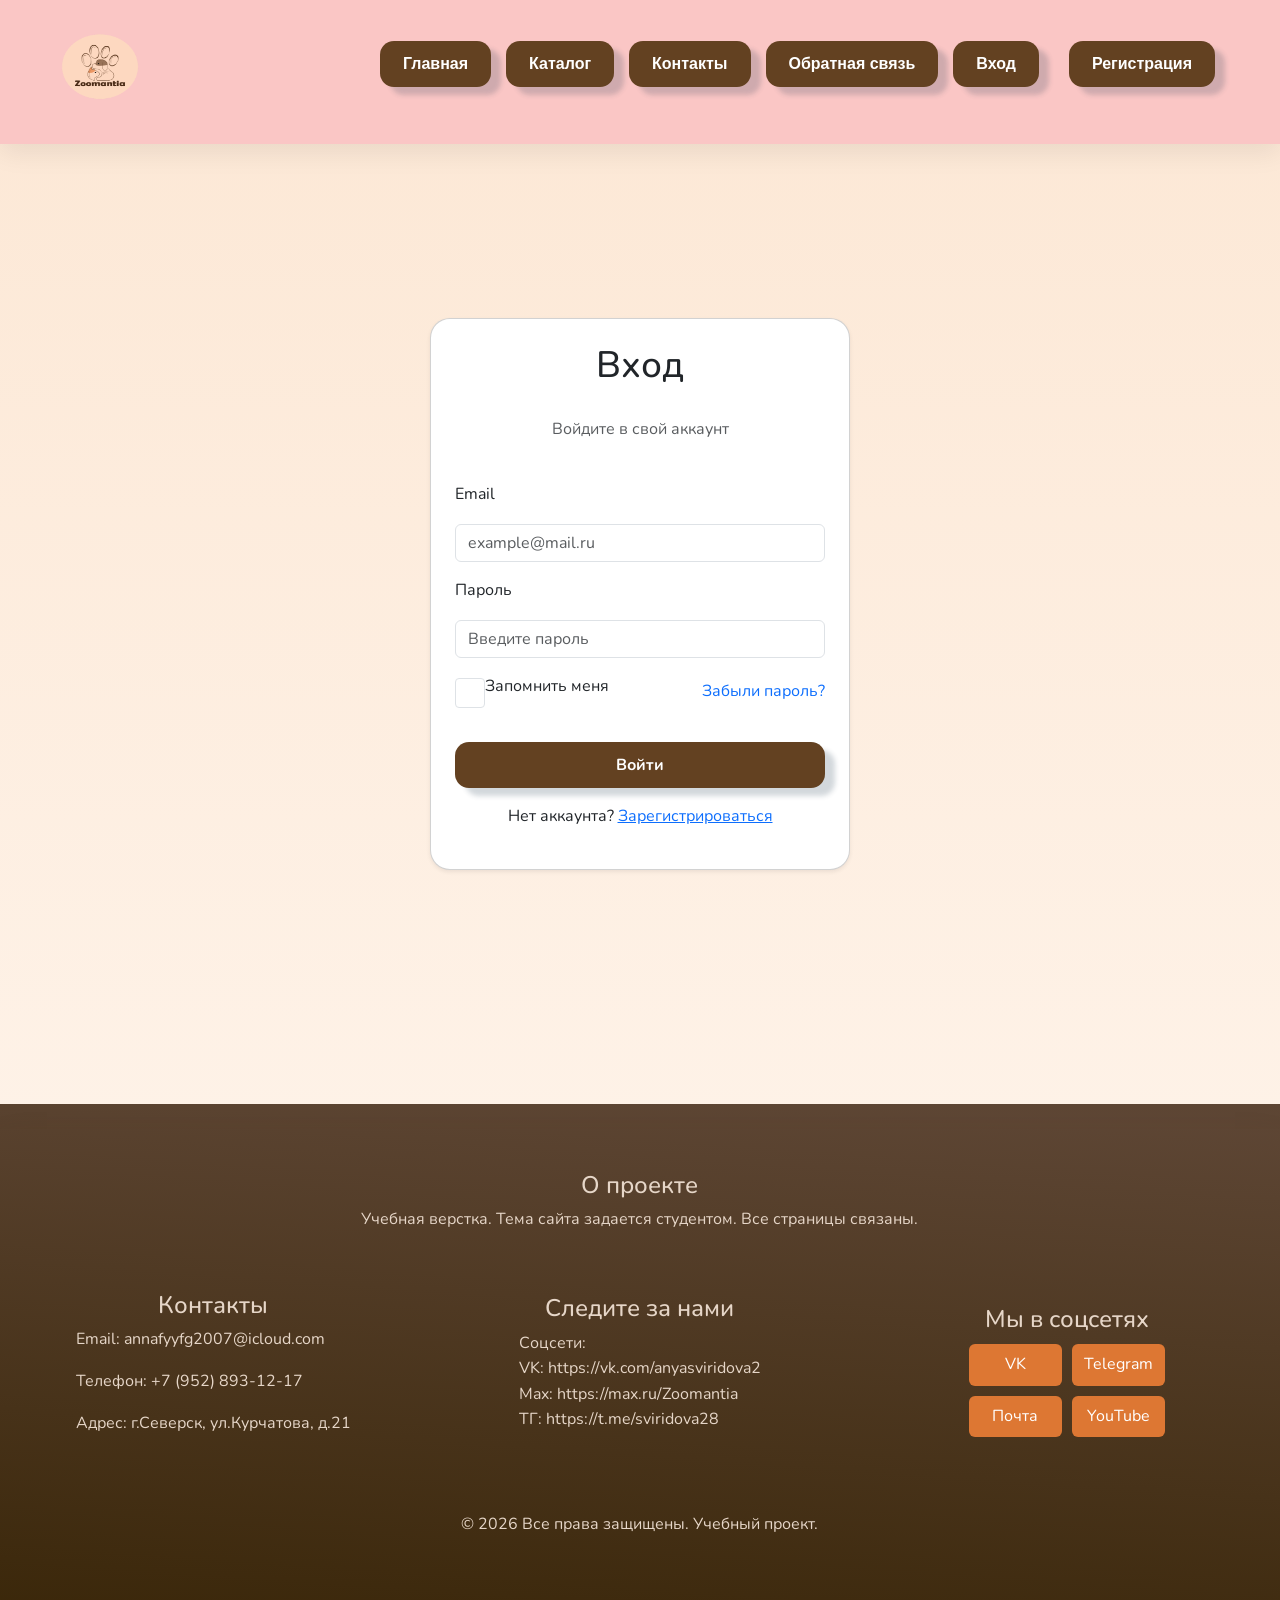
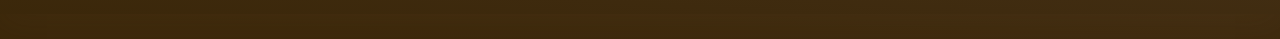
<file: login.html>
<!DOCTYPE html>
<html lang="ru">
<head>
    <meta charset="UTF-8">
    <meta name="viewport" content="width=device-width, initial-scale=1.0">
    <title>Вход</title>
    <link href="https://cdn.jsdelivr.net/npm/bootstrap@5.3.3/dist/css/bootstrap.min.css" rel="stylesheet">
    <link rel="stylesheet" href="style.css">
</head>
<body>
    
    <header>
        <a href="index.html"><img class="logo_foto" src="img/logo.png"  alt="Логотип"></a>
        <nav>
            <ul class="menu">
                <li><a class="btn" href="index.html">Главная</a></li>
                <li><a class="btn" href="catalog.html">Каталог</a></li>
                <li><a class="btn" href="contacts.html">Контакты</a></li>
                <li><a class="btn" href="feedback.html">Обратная связь</a></li>
                <li><a href="login.html" class="btn" class="menu-item">Вход</a><li>
                <li><a href="signup.html" class="btn" class="menu-item">Регистрация</a><li>
            </ul>
        </nav>
        <div class="menu-burger">
            <input type="checkbox" id="burger-checkbox" class="burger-checkbox">
            <label for="burger-checkbox" class="burger"></label>
            <ul class="menu-list">
                <li><a href="index.html" class="btn3" class="menu-item">Главная</a><li>
                <li><a href="catalog.html" class="btn3" class="menu-item">Каталог</a><li>
                <li><a href="contacts.html" class="btn3" class="menu-item">Контакты</a><li>
                <li><a href="feedback.html" class="btn3" class="menu-item">Обратная связь</a><li>
                <li><a href="login.html" class="btn3" class="menu-item">Вход</a><li>
                <li><a href="signup.html" class="btn3" class="menu-item">Регистрация</a><li>
            </ul>
        </div>
    </header>

    <div class="container d-flex justify-content-center align-items-center min-vh-100">
        <div class="card shadow-sm p-4" style="border-radius: 20px; max-width: 420px; width: 100%;">
            <div class="text-center mb-4">
                <h2>Вход</h2>
                <p class="text-muted">Войдите в свой аккаунт</p>
            </div>

            <form>
                <!-- Поле "Email" -->
                <div class="mb-3">
                    <label for="email" class="form-label">Email</label>
                    <input type="email" class="form-control" id="email" placeholder="example@mail.ru" required>
                </div>

                <!-- Поле "Пароль" -->
                <div class="mb-3">
                    <label for="password" class="form-label">Пароль</label>
                    <input type="password" class="form-control" id="password" placeholder="Введите пароль" required>
                </div>

                <!-- Чекбокс "Запомнить меня" и ссылка "Забыли пароль?" -->
                <div class="d-flex justify-content-between align-items-center mb-3">
                    <div class="form-check">
                        <input type="checkbox" class="form-check-input" id="remember">
                        <label class="form-check-label" for="remember">Запомнить меня</label>
                    </div>
                    <a href="#" class="text-decoration-none">Забыли пароль?</a>
                </div>

                <!-- Кнопка входа -->
                <a href="login.html" class="btn w-100 mt-3">Войти</a>
            </form>

            <div class="text-center mt-3">
                <p>Нет аккаунта? <a href="signup.html">Зарегистрироваться</a></p>
            </div>
        </div>
    </div>
    <script src="https://cdn.jsdelivr.net/npm/bootstrap@5.3.3/dist/js/bootstrap.bundle.min.js"></script>

    <footer>
        <div class="grid_fotter_parent">
            <div class="prodgectt_foot">
                <h4>О проекте</h4>
                <p>Учебная верстка. Тема сайта задается студентом. Все страницы связаны.</p>
            </div>
            <div class="contsct_foot">
                <h4>Контакты</h4>
                <p>Email: annafyyfg2007@icloud.com</p>
                <p>Телефон: +7 (952) 893-12-17</p>
                <p>Адрес: г.Северск, ул.Курчатова, д.21</p>
            </div>
            <div class="slegka_foot">
                <h4>Следите за нами</h4>
                <p>Соцсети: <br>
                    VK:  https://vk.com/anyasviridova2 <br>
                    Max: https://max.ru/Zoomantia <br>
                    ТГ: https://t.me/sviridova28</p>
            </div>
            <div class="prodgectt_foot2">
            <p>&copy; 2026 Все права защищены. Учебный проект.</p>
            </div>
            <div class="footer-social">
            <h4>Мы в соцсетях</h4>
                <div class="social-grid">
                    <a href="https://vk.com/anyasviridova2">VK</a>
                    <a href="https://t.me/sviridova28">Telegram</a>
                    <a href="mailto:annafyyf2007@icloud.com">Почта</a>
                    <a href="https://youtube.com/@sviridova-ni4lx?si=DR0bYipv-JqRA9iz">YouTube</a>
                </div>
            </div>
        </div>
    </footer>

</body>
</html>
</file>
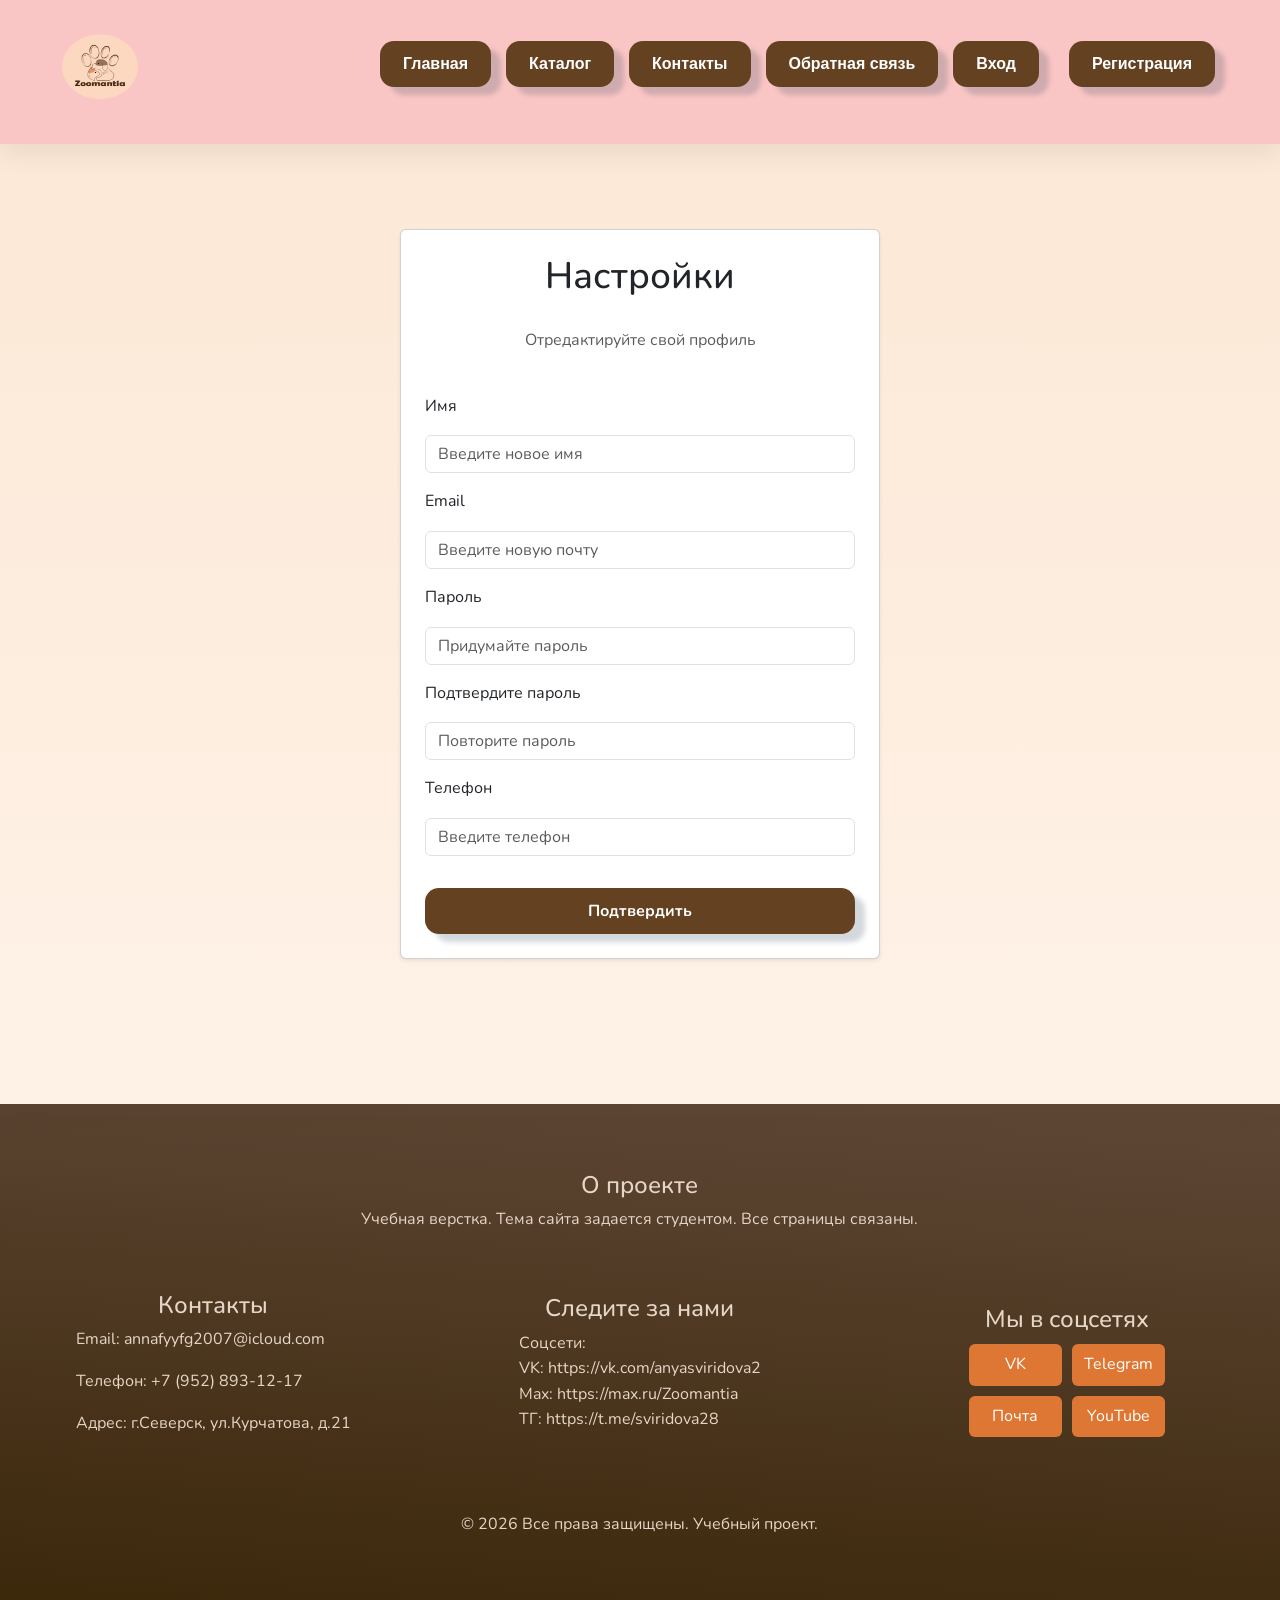
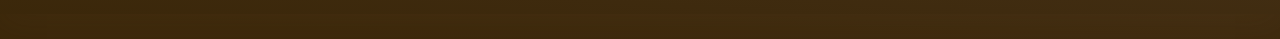
<file: nastroik.html>
<!DOCTYPE html>
<html lang="ru">
<head>
    <meta charset="UTF-8">
    <meta name="viewport" content="width=device-width, initial-scale=1.0">
    <title>Вход</title>
    <link href="https://cdn.jsdelivr.net/npm/bootstrap@5.3.3/dist/css/bootstrap.min.css" rel="stylesheet">
    <link rel="stylesheet" href="style.css">
</head>
<body>
    
    <header>
        <a href="index.html"><img class="logo_foto" src="img/logo.png"  alt="Логотип"></a>
        <nav>
            <ul class="menu">
                <li><a class="btn" href="index.html">Главная</a></li>
                <li><a class="btn" href="catalog.html">Каталог</a></li>
                <li><a class="btn" href="contacts.html">Контакты</a></li>
                <li><a class="btn" href="feedback.html">Обратная связь</a></li>
                <li><a href="login.html" class="btn" class="menu-item">Вход</a><li>
                <li><a href="signup.html" class="btn" class="menu-item">Регистрация</a><li>
            </ul>
        </nav>
        <div class="menu-burger">
            <input type="checkbox" id="burger-checkbox" class="burger-checkbox">
            <label for="burger-checkbox" class="burger"></label>
            <ul class="menu-list">
                <li><a href="index.html" class="btn3" class="menu-item">Главная</a><li>
                <li><a href="catalog.html" class="btn3" class="menu-item">Каталог</a><li>
                <li><a href="contacts.html" class="btn3" class="menu-item">Контакты</a><li>
                <li><a href="feedback.html" class="btn3" class="menu-item">Обратная связь</a><li>
                <li><a href="login.html" class="btn3" class="menu-item">Вход</a><li>
                <li><a href="signup.html" class="btn3" class="menu-item">Регистрация</a><li>
            </ul>
        </div>
    </header>

    <div class="container d-flex justify-content-center align-items-center min-vh-100">
        <div class="card shadow-sm p-4" style="max-width: 480px; width: 100%;">
            <div class="text-center mb-4">
                <h2>Настройки</h2>
                <p class="text-muted">Отредактируйте свой профиль</p>
            </div>
    
            <form>
                <!-- Поле "Имя" -->
                <div class="mb-3">
                    <label for="name" class="form-label">Имя</label>
                    <input type="text" class="form-control" id="name" placeholder="Введите новое имя" required>
                </div>
    
                <!-- Поле "Email" -->
                <div class="mb-3">
                    <label for="email" class="form-label">Email</label>
                    <input type="email" class="form-control" id="email" placeholder="Введите новую почту" required>
                </div>
    
                <!-- Поле "Пароль" -->
                <div class="mb-3">
                    <label for="password" class="form-label">Пароль</label>
                    <input type="password" class="form-control" id="password" placeholder="Придумайте пароль" required>
                </div>
    
                <!-- Поле "Подтверждение пароля" -->
                <div class="mb-3">
                    <label for="password_confirm" class="form-label">Подтвердите пароль</label>
                    <input type="password" class="form-control" id="password_confirm" placeholder="Повторите пароль" required>
                </div>

                <!-- Поле "Телефон" -->
                <div class="mb-3">
                    <label for="password_confirm" class="form-label">Телефон</label>
                    <input type="tel" class="form-control" id="password_confirm" placeholder="Введите телефон" required>
                </div>
    
                <!-- Кнопка отправки -->
                <a href="profile.html" class="btn w-100 mt-3">Подтвердить</a>
            </form>
        </div>
    </div> 

    <script src="https://cdn.jsdelivr.net/npm/bootstrap@5.3.3/dist/js/bootstrap.bundle.min.js"></script>

    <footer>
        <div class="grid_fotter_parent">
            <div class="prodgectt_foot">
                <h4>О проекте</h4>
                <p>Учебная верстка. Тема сайта задается студентом. Все страницы связаны.</p>
            </div>
            <div class="contsct_foot">
                <h4>Контакты</h4>
                <p>Email: annafyyfg2007@icloud.com</p>
                <p>Телефон: +7 (952) 893-12-17</p>
                <p>Адрес: г.Северск, ул.Курчатова, д.21</p>
            </div>
            <div class="slegka_foot">
                <h4>Следите за нами</h4>
                <p>Соцсети: <br>
                    VK:  https://vk.com/anyasviridova2 <br>
                    Max: https://max.ru/Zoomantia <br>
                    ТГ: https://t.me/sviridova28</p>
            </div>
            <div class="prodgectt_foot2">
            <p>&copy; 2026 Все права защищены. Учебный проект.</p>
            </div>
            <div class="footer-social">
            <h4>Мы в соцсетях</h4>
                <div class="social-grid">
                    <a href="https://vk.com/anyasviridova2">VK</a>
                    <a href="https://t.me/sviridova28">Telegram</a>
                    <a href="mailto:annafyyf2007@icloud.com">Почта</a>
                    <a href="https://youtube.com/@sviridova-ni4lx?si=DR0bYipv-JqRA9iz">YouTube</a>
                </div>
            </div>
        </div>
    </footer>

</body>
</html>
</file>
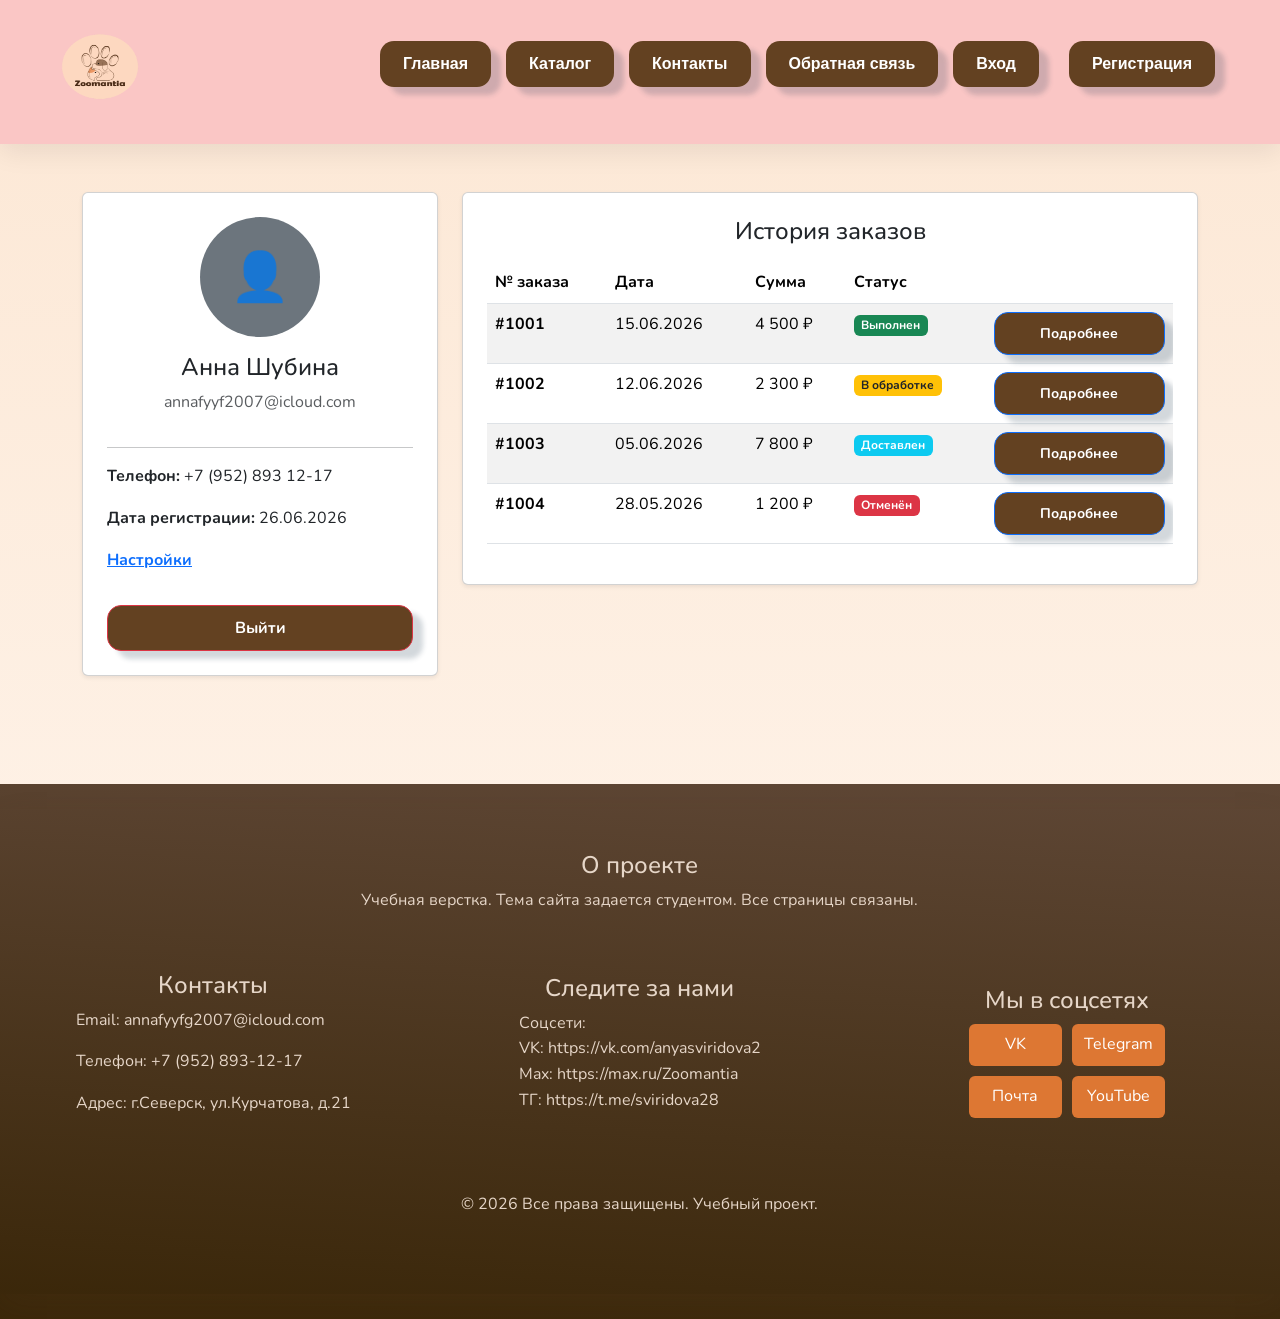
<file: profile.html>
<!DOCTYPE html>
<html lang="ru">
<head>
    <meta charset="UTF-8">
    <meta name="viewport" content="width=device-width, initial-scale=1.0">
    <title>Личный кабинет</title>
    <link href="https://cdn.jsdelivr.net/npm/bootstrap@5.3.3/dist/css/bootstrap.min.css" rel="stylesheet">
    <link rel="stylesheet" href="style.css">
</head>
<body>

    <header>
        <a href="index.html"><img class="logo_foto" src="img/logo.png"  alt="Логотип"></a>
        <nav>
            <ul class="menu">
                <li><a class="btn" href="index.html">Главная</a></li>
                <li><a class="btn" href="catalog.html">Каталог</a></li>
                <li><a class="btn" href="contacts.html">Контакты</a></li>
                <li><a class="btn" href="feedback.html">Обратная связь</a></li>
                <li><a href="login.html" class="btn" class="menu-item">Вход</a><li>
                <li><a href="signup.html" class="btn" class="menu-item">Регистрация</a><li>
            </ul>
        </nav>
        <div class="menu-burger">
            <input type="checkbox" id="burger-checkbox" class="burger-checkbox">
            <label for="burger-checkbox" class="burger"></label>
            <ul class="menu-list">
                <li><a href="index.html" class="btn3" class="menu-item">Главная</a><li>
                <li><a href="catalog.html" class="btn3" class="menu-item">Каталог</a><li>
                <li><a href="contacts.html" class="btn3" class="menu-item">Контакты</a><li>
                <li><a href="feedback.html" class="btn3" class="menu-item">Обратная связь</a><li>
                <li><a href="login.html" class="btn3" class="menu-item">Вход</a><li>
                <li><a href="signup.html" class="btn3" class="menu-item">Регистрация</a><li>
            </ul>
        </div>
    </header>

    <div class="container py-5">
        <div class="row">
            <!-- Левая колонка: данные пользователя -->
            <div class="col-md-4">
                <div class="card shadow-sm p-4 text-center">
                    <div class="mb-3">
                        <!-- Аватар-заглушка -->
                        <div class="bg-secondary rounded-circle mx-auto d-flex align-items-center justify-content-center" 
                             style="width: 120px; height: 120px; font-size: 48px; color: white;">
                            👤
                        </div>
                    </div>
                    <h4>Анна Шубина</h4>
                    <p class="text-muted">annafyyf2007@icloud.com</p>
                    <hr>
                    <div class="text-start">
                        <p><strong>Телефон:</strong> +7 (952) 893 12-17</p>
                        <p><strong>Дата регистрации:</strong> 26.06.2026</p>
                        <p><strong><a href="nastroik.html">Настройки</a></strong></p>
                    </div>
                    <a href="login.html" class="btn btn-danger w-100 mt-3">Выйти</a>
                </div>
            </div>

            <!-- Правая колонка: история заказов -->
            <div class="col-md-8">
                <div class="card shadow-sm p-4">
                    <h4 class="mb-3">История заказов</h4>

                    <div class="table-responsive">
                        <table class="table table-striped table-hover">
                            <thead>
                                <tr>
                                    <th>№ заказа</th>
                                    <th>Дата</th>
                                    <th>Сумма</th>
                                    <th>Статус</th>
                                    <th></th>
                                </tr>
                            </thead>
                            <tbody>
                                <tr>
                                    <td><strong>#1001</strong></td>
                                    <td>15.06.2026</td>
                                    <td>4 500 ₽</td>
                                    <td><span class="badge bg-success">Выполнен</span></td>
                                    <td><button class="btn btn-sm btn-outline-primary">Подробнее</button></td>
                                </tr>
                                <tr>
                                    <td><strong>#1002</strong></td>
                                    <td>12.06.2026</td>
                                    <td>2 300 ₽</td>
                                    <td><span class="badge bg-warning text-dark">В обработке</span></td>
                                    <td><button class="btn btn-sm btn-outline-primary">Подробнее</button></td>
                                </tr>
                                <tr>
                                    <td><strong>#1003</strong></td>
                                    <td>05.06.2026</td>
                                    <td>7 800 ₽</td>
                                    <td><span class="badge bg-info">Доставлен</span></td>
                                    <td><button class="btn btn-sm btn-outline-primary">Подробнее</button></td>
                                </tr>
                                <tr>
                                    <td><strong>#1004</strong></td>
                                    <td>28.05.2026</td>
                                    <td>1 200 ₽</td>
                                    <td><span class="badge bg-danger">Отменён</span></td>
                                    <td><button class="btn btn-sm btn-outline-primary">Подробнее</button></td>
                                </tr>
                            </tbody>
                        </table>
                    </div>
                </div>
            </div>
        </div>
    </div>
    <script src="https://cdn.jsdelivr.net/npm/bootstrap@5.3.3/dist/js/bootstrap.bundle.min.js"></script>

    <footer>
        <div class="grid_fotter_parent">
            <div class="prodgectt_foot">
                <h4>О проекте</h4>
                <p>Учебная верстка. Тема сайта задается студентом. Все страницы связаны.</p>
            </div>
            <div class="contsct_foot">
                <h4>Контакты</h4>
                <p>Email: annafyyfg2007@icloud.com</p>
                <p>Телефон: +7 (952) 893-12-17</p>
                <p>Адрес: г.Северск, ул.Курчатова, д.21</p>
            </div>
            <div class="slegka_foot">
                <h4>Следите за нами</h4>
                <p>Соцсети: <br>
                    VK:  https://vk.com/anyasviridova2 <br>
                    Max: https://max.ru/Zoomantia <br>
                    ТГ: https://t.me/sviridova28</p>
            </div>
            <div class="prodgectt_foot2">
            <p>&copy; 2026 Все права защищены. Учебный проект.</p>
            </div>
            <div class="footer-social">
            <h4>Мы в соцсетях</h4>
                <div class="social-grid">
                    <a href="https://vk.com/anyasviridova2">VK</a>
                    <a href="https://t.me/sviridova28">Telegram</a>
                    <a href="mailto:annafyyf2007@icloud.com">Почта</a>
                    <a href="https://youtube.com/@sviridova-ni4lx?si=DR0bYipv-JqRA9iz">YouTube</a>
                </div>
            </div>
        </div>
    </footer>

</body>
</html>
</file>
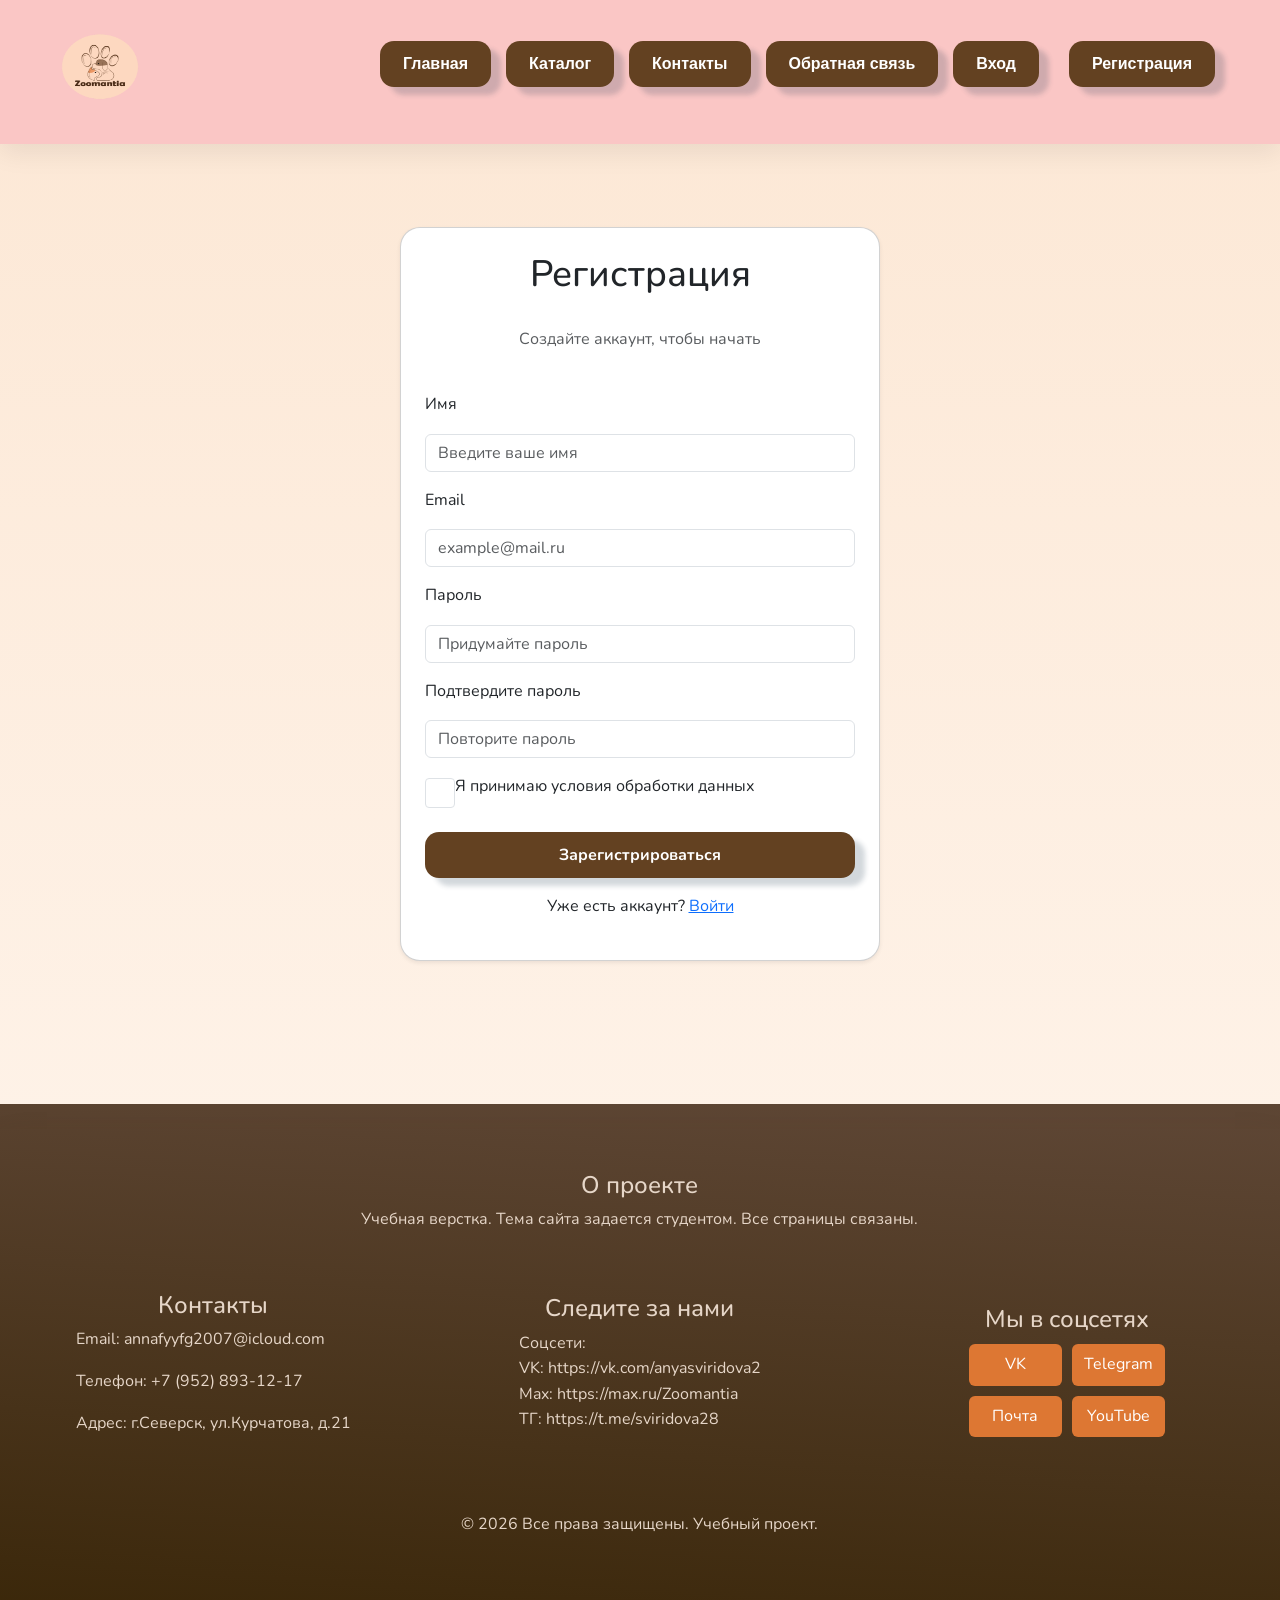
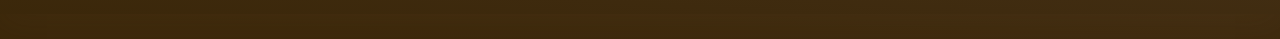
<file: signup.html>
<!DOCTYPE html>
<html lang="ru">
<head>
    <meta charset="UTF-8">
    <meta name="viewport" content="width=device-width, initial-scale=1.0">
    <title>Регистрация</title>
    <link href="https://cdn.jsdelivr.net/npm/bootstrap@5.3.3/dist/css/bootstrap.min.css" rel="stylesheet">
    <!-- Подключаем свой CSS для переопределения стилей (опционально) -->
    <link rel="stylesheet" href="style.css">
</head>
<body>

    <header>
        <a href="index.html"><img class="logo_foto" src="img/logo.png"  alt="Логотип"></a>
        <nav>
            <ul class="menu">
                <li><a class="btn" href="index.html">Главная</a></li>
                <li><a class="btn" href="catalog.html">Каталог</a></li>
                <li><a class="btn" href="contacts.html">Контакты</a></li>
                <li><a class="btn" href="feedback.html">Обратная связь</a></li>
                <li><a href="login.html" class="btn" class="menu-item">Вход</a><li>
                <li><a href="signup.html" class="btn" class="menu-item">Регистрация</a><li>
            </ul>
        </nav>
        <div class="menu-burger">
            <input type="checkbox" id="burger-checkbox" class="burger-checkbox">
            <label for="burger-checkbox" class="burger"></label>
            <ul class="menu-list">
                <li><a href="index.html" class="btn3" class="menu-item">Главная</a><li>
                <li><a href="catalog.html" class="btn3" class="menu-item">Каталог</a><li>
                <li><a href="contacts.html" class="btn3" class="menu-item">Контакты</a><li>
                <li><a href="feedback.html" class="btn3" class="menu-item">Обратная связь</a><li>
                <li><a href="login.html" class="btn3" class="menu-item">Вход</a><li>
                <li><a href="signup.html" class="btn3" class="menu-item">Регистрация</a><li>
            </ul>
        </div> 
    </header>

    <!-- Контент будет здесь -->
    
    <div class="container d-flex justify-content-center align-items-center min-vh-100">
        <div class="card shadow-sm p-4" style="border-radius: 20px; max-width: 480px; width: 100%;">
            <div class="text-center mb-4">
                <h2>Регистрация</h2>
                <p class="text-muted">Создайте аккаунт, чтобы начать</p>
            </div>
    
            <form>
                <!-- Поле "Имя" -->
                <div class="mb-3">
                    <label for="name" class="form-label">Имя</label>
                    <input type="text" class="form-control" id="name" placeholder="Введите ваше имя" required>
                </div>
    
                <!-- Поле "Email" -->
                <div class="mb-3">
                    <label for="email" class="form-label">Email</label>
                    <input type="email" class="form-control" id="email" placeholder="example@mail.ru" required>
                </div>
    
                <!-- Поле "Пароль" -->
                <div class="mb-3">
                    <label for="password" class="form-label">Пароль</label>
                    <input type="password" class="form-control" id="password" placeholder="Придумайте пароль" required>
                </div>
    
                <!-- Поле "Подтверждение пароля" -->
                <div class="mb-3">
                    <label for="password_confirm" class="form-label">Подтвердите пароль</label>
                    <input type="password" class="form-control" id="password_confirm" placeholder="Повторите пароль" required>
                </div>
    
                <!-- Чекбокс "Согласие" -->
                <div class="mb-3 form-check">
                    <input type="checkbox" class="form-check-input" id="agreement" required>
                    <label class="form-check-label" for="agreement">Я принимаю условия обработки данных</label>
                </div>
    
                <!-- Кнопка отправки -->
                <a href="login.html" class="btn w-100 mt-3">Зарегистрироваться</a>
            </form>
            </form>
    
            <div class="text-center mt-3">
                <p>Уже есть аккаунт? <a href="login.html">Войти</a></p>
            </div>
        </div>
    </div>    
    <script src="https://cdn.jsdelivr.net/npm/bootstrap@5.3.3/dist/js/bootstrap.bundle.min.js"></script>

    <footer>
        <div class="grid_fotter_parent">
            <div class="prodgectt_foot">
                <h4>О проекте</h4>
                <p>Учебная верстка. Тема сайта задается студентом. Все страницы связаны.</p>
            </div>
            <div class="contsct_foot">
                <h4>Контакты</h4>
                <p>Email: annafyyfg2007@icloud.com</p>
                <p>Телефон: +7 (952) 893-12-17</p>
                <p>Адрес: г.Северск, ул.Курчатова, д.21</p>
            </div>
            <div class="slegka_foot">
                <h4>Следите за нами</h4>
                <p>Соцсети: <br>
                    VK:  https://vk.com/anyasviridova2 <br>
                    Max: https://max.ru/Zoomantia <br>
                    ТГ: https://t.me/sviridova28</p>
            </div>
            <div class="prodgectt_foot2">
            <p>&copy; 2026 Все права защищены. Учебный проект.</p>
            </div>
            <div class="footer-social">
            <h4>Мы в соцсетях</h4>
                <div class="social-grid">
                    <a href="https://vk.com/anyasviridova2">VK</a>
                    <a href="https://t.me/sviridova28">Telegram</a>
                    <a href="mailto:annafyyf2007@icloud.com">Почта</a>
                    <a href="https://youtube.com/@sviridova-ni4lx?si=DR0bYipv-JqRA9iz">YouTube</a>
                </div>
            </div>
        </div>
    </footer>
    
</body>
</html>
</file>
<file: style.css>
@font-face {
    font-family: "Nunito";
    src: url("fonts/Nunito-VariableFont_wght.ttf");
}


/* ОСНОВНЫЕ ЦВЕТА САЙТА */
:root{
 --bg:#fce7d4;
 --surface:#fffaf5;
 --primary:#634121;
 --primary-light:#8a5625;
 --header:#fac5c5;
}

/* СБРОС СТИЛЕЙ  */
*{
    margin:0;
    padding:0;
    box-sizing:border-box;
    font-family: "Nunito";

}

.menu-burger {
    display: none;
}

html{
    scroll-behavior:smooth
}

body{
    /* font-family:Arial,sans-serif; */
    background:linear-gradient(180deg,#fce7d4,#fff7f0);
    color:var(--primary);
    line-height:1.6;
}

/*  ШАПКА */
header{
    width:100%;
    display:flex;
    flex-wrap: wrap;   /* При сужении экрана меню уйдёт вниз */
    justify-content:space-between; /* Логотип слева, меню справа */
    align-items:center;  /* Вертикальное выравнивание по центру */
    padding:12px 50px;
    background:rgba(250,197,197,.95);
    position:sticky;
    top:0;
    z-index:1000;
    backdrop-filter:blur(10px);
    box-shadow:0 8px 25px rgba(0,0,0,.08);
}

/* СЛАЙДЕР */

.slider-container {
    text-align: center;
    background: white;
    padding: 30px;
    border-radius: 16px;
    box-shadow: 0 8px 30px rgba(0,0,0,0.1);
    width: 100%;
    align-items: center;
    justify-content: center;
}

.slider {
    display: flex;
    align-items: center;
    gap: 15px;
    justify-content: center;
}

.slider-image-wrapper {
    flex: 1;
    overflow: hidden;
    border-radius: 12px;
}

.slider-image-wrapper img {
    width: 100%;
    height: 500px;
    object-fit: cover;
    display: block;
    transition: opacity 0.3s;
}

.slider-btn {
    display: grid;
    align-content: center;
    background: #58290d;
    color: white;
    border: none;
    width: 50px;
    height: 50px;
    border-radius: 50%;
    font-size: 24px;
    cursor: pointer;
    transition: background 0.2s;
}

.slider-btn:hover {
    background: #3498db;
}

.image-counter {
    margin-top: 15px;
    font-size: 18px;
    color: #555;
}

/* ПЕРЕВОРАЧИВАЮЩИЕСЯ КАРТОЧКИ */
.card-grid {
    display: grid;
    grid-template-columns: repeat(auto-fit, minmax(280px, 1fr));
    gap: 30px;
    max-width: 1200px;
    margin: 0 auto;
}

/* Контейнер карточки */
.flip-card {
    background-color: transparent;
    height: 380px;
    perspective: 1000px;  /* Создаёт 3D-эффект */
    cursor: pointer;
    animation: fadeInUp 0.6s ease forwards;
    opacity: 0;
}

@keyframes fadeInUp {
    from {
        opacity: 0;
        transform: translateY(30px);
    }
    to {
        opacity: 1;
        transform: translateY(0);
    }
}

/* Внутренний блок, который вращается */
.flip-card-inner {
    position: relative;
    width: 100%;
    height: 100%;
    transition: transform 0.6s;
    transform-style: preserve-3d;
}

/* Переворот при наведении (CSS-версия) */
.flip-card:hover .flip-card-inner {
    transform: rotateY(180deg);
}

/* Если используется класс flipped (для клика) */
.flip-card.flipped .flip-card-inner {
    transform: rotateY(180deg);
}

/* Передняя и задняя стороны карточки */
.flip-card-front,
.flip-card-back {
    position: absolute;
    width: 100%;
    height: 100%;
    backface-visibility: hidden;  /* Скрываем обратную сторону */
    border-radius: 16px;
    box-shadow: 0 8px 25px rgba(0,0,0,0.1);
    display: flex;
    flex-direction: column;
    align-items: center;
    justify-content: center;
    padding: 30px;
}

.flip-card-front {
    background: white;
}

.flip-card-back {
    background: #694936;;
    color: white;
    transform: rotateY(180deg);
}

.flip-card-icon {
    font-size: 64px;
    margin-bottom: 15px;
}

.flip-card-front h3 {
    font-size: 24px;
    color: #333;
}

.flip-card-front p {
    color: #888;
    font-size: 14px;
    margin-top: 8px;
}

.flip-card-back h3 {
    font-size: 22px;
    margin-bottom: 10px;
}

.flip-card-back p {
    font-size: 15px;
    color: #bdc3c7;
    margin: 5px 0;
    text-align: center;
}

.flip-card-btn {
    display: inline-block;
    background: #ff6687;
    color: white;
    padding: 10px 25px;
    border-radius: 30px;
    text-decoration: none;
    margin-top: 15px;
    transition: background 0.2s;
}

.flip-card-btn:hover {
    background: #ff839e;
}

/* КАЛЬКУЛЯТОР*/
.calculator-box{
    display: grid;
    justify-content: center;
}

.calculator-container {
    background: white;
    padding: 30px;
    border-radius: 16px;
    box-shadow: 0 8px 30px rgba(0,0,0,0.1);
    max-width: 420px;
    width: 100%;
    text-align: center;
    display: flex;
    justify-content: center;
    align-items: center;
}

.input-group {
    margin-bottom: 20px;
    text-align: left;
}

.input-group label {
    display: block;
    font-weight: bold;
    margin-bottom: 5px;
    color: #333;
}

.input-group input {
    width: 100%;
    padding: 10px 15px;
    border: 2px solid #e0e0e0;
    border-radius: 8px;
    font-size: 16px;
    transition: border-color 0.2s;
}

.input-group input:focus {
    outline: none;
    border-color: #3498db;
}
.result {
    margin-top: 20px;
    padding: 15px;
    background: #f8f9fa;
    border-radius: 8px;
}

.result p {
    margin: 8px 0;
    font-size: 18px;
}

#finalPrice {
    font-weight: bold;
    font-size: 24px;
    color: #e62243;
}

#discountAmount {
    font-weight: bold;
    color: #ff5d80;
}


/* МЕНЮ И КНОПКИ */
.menu{
    display:flex;
    gap:15px;
    list-style:none
}

.btn{
    display:inline-block;
    text-decoration:none;
    color:#fff!important;
    background:var(--primary);
    padding:10px 22px;
    border-radius:14px;
    font-weight:700;
    box-shadow:10px 8px 5px rgba(34,60,80,.2);
    transition:.3s;
}

.btn3{
    display:inline-block;
    text-decoration:none;
    color:#fff!important;
    background:var(--primary);
    padding:10px 22px;
    border-radius:14px;
    text-align: center;
    height: 40px;
    font-weight:700;
    width: 200px;
    transition:.3s;
}
.btn_glav{
    display:inline-block;
    text-decoration:none;
    color:#fff!important;   
    padding:10px 22px;
    border-radius:14px;
    font-weight:700;
    box-shadow: 0px 0px 40px 5px rgba(79, 47, 0, 0.39);
    transition:.3s;
    background: linear-gradient(189deg, rgb(204, 152, 97) 5%, rgb(66, 31, 8) 92%);
}

.btn:hover{
    background:var(--primary-light);
    transform:translateY(-3px)
}

button{
    width:100%;
    padding:14px;
    border:none;
    cursor:pointer;
    border-radius:14px;
    color:#fff!important;
    box-shadow: 0px 0px 50px 5px rgba(79, 47, 0, 0.39);
    transition:.3s;
    font-weight:800;
    background: linear-gradient(189deg, rgb(204, 152, 97) 5%, rgb(66, 31, 8) 92%);
}

/* ОХРАННЫЕ ПОЛЯ */
main,section{
    max-width:1400px;
    margin:auto;
    padding:30px 20px
}

/* ЗАГОЛОВКИ */
h1,h2{
    text-align:center
}
h1{
    font-size:3.5rem;
    margin-bottom:20px
}
h2{
    font-size:2.3rem;
    margin-bottom:30px
}
h4{
    text-align:center
}
li{
    font-family: Verdana, Geneva, Tahoma, sans-serif;
}


/* HERO БЛОК */
section:first-of-type{
    min-height:70vh;
    display:flex;
    align-items:center;
    justify-content:center;
    text-align:center
}

/*ГЛАВНАЯ СТРАНИЦА*/

.sidebar-section {
    display:grid;
    max-width:850px;
    margin:40px auto;
    background:var(--surface);
    padding:30px;
    border-radius:24px;
    box-shadow:0 12px 30px rgba(99,65,33,.12);
    grid-template-columns:repeat(auto-fit,minmax(260px,1fr)); /* Размер для catalog карточек*/
    gap: 26px;
    padding: 20px;
    border-radius: 20px;
    box-shadow: 0 2px 5px rgba(0, 0, 0, 0.1);
    width: 600px; /* фиксированная ширина */
    text-align:center
}
.sidebar-section a {
    text-decoration: none;
    color: #634121;
    transition: color 0.3s;
}

.sidebar-section a:hover {
    color: #634121;
}

.sidebar-section ul {
    list-style-type: none; /* убираем маркеры */
    padding-left: 0; /* убираем отступы слева */
}

.sidebar-section li {
    padding: 8px 0;
    border-bottom: 1px solid #eee; /* разделитель между пунктами */
}

.sidebar-section li:last-child {
    border-bottom: none; /* убираем разделитель у последнего элемента */
}

/* ГАЛЕРЕЯ */
.gallery-grid {
    display: grid;
    grid-template-columns: repeat(auto-fit, minmax(200px, 1fr));
    gap: 20px;
    max-width: 1100px;
    margin: 0 auto;

}

.gallery-item {
    background: #ffc7c7;
    height: 150px;
    width: 380px;
    border-radius: 15px;
    display: flex;
    align-items: center;
    justify-content: center;
    font-size: 40px;
    opacity: 0;
    transform: translateY(40px);
    transition: opacity 0.6s ease, transform 0.6s ease;
    font-weight: bold;
}
.gallery-item.show {
    opacity: 1;
    transform: translateY(0);
}

.gallery-item:hover {
    transform: scale(1.02);
}


/* ГРИДЫ ДЛЯ КАРТОЧЕК */
.home-grid,
main section div>div{
    display:grid;
    grid-template-columns:repeat(auto-fit,minmax(230px,1fr)); /* Размер для index карточек*/
    gap: 26px;
}
.parent1{
    display:grid;
    grid-template-columns:repeat(auto-fit,minmax(260px,1fr)); /* Размер для catalog карточек*/
    gap: 26px;
}

/* КАРТОЧКИ */
.home-grid>div,
.parent1>div,
main section div>div>div{
    background:var(--surface);
    border-radius:24px;
    padding:18px;
    box-shadow:0 12px 30px rgba(99,65,33,.12);
    transition:.35s;
}

.home-grid>div:hover,
.parent1>div:hover,
main section div>div>div:hover{
    transform:translateY(-8px);
}

/* ИЗОБРАЖЕНИЯ */
.vibor,.img-good{
    width:100%;
    height:260px;
    object-fit:cover;
    border-radius:18px;
    margin:12px 0;
}

.foto_contact{
    width: 23px;
    height: 23px;
    border-radius: 30px;
}

iframe{
    width: 900px;
    height: 600px;
    border-radius: 20px;
}

.logo_foto{
    width: 100px;
    height: 120px;
    transition:.3s /*Чтобы элементы менялись не резко, а плавно*/
}

.logo_foto:hover{
    transform:scale(1.05)
}

.galeri_foto{
    width: 293px;
    height: 225px;
    border-radius: 15px;
}

/* ФОРМЫ */
.form1{
    max-width:850px;
    margin:40px auto;
    background:var(--surface);
    padding:30px;
    border-radius:24px;
    box-shadow:0 12px 30px rgba(99,65,33,.12);
}
input,textarea,select{
    width:100%;
    padding:14px;
    border-radius:12px;
    border:1px solid #e6d6c8;
    margin-top:8px;
}



/* КОНТАКТЫ */
.contacts-info{
    background:var(--surface);
    max-width:1000px; /*Ширина формы*/
    margin:15px auto;
    padding:20px;
    border-radius:20px;
    box-shadow:0 10px 25px rgba(99,65,33,.12);
    text-align:center;
}
.contacts-info a{
    color:var(--primary);
    text-decoration:none
}

/* ПОДВАЛ */
.grid_fotter_parent {
    display: grid;
    grid-template-columns: repeat(3, 1fr);
    grid-template-rows: repeat(3, 1fr);
    gap: 0;
    place-items: center; /*Для гридов по центру и вертик и горизонт*/
    box-shadow:0 12px 30px rgba(99,65,33,.12);
}
    
.prodgectt_foot {
    grid-column: span 3 / span 3;
}

.contsct_foot {
    grid-row-start: 2;
}

.slegka_foot {
    grid-row-start: 2;
}

.footer-social {
    grid-row-start: 2;
}

.prodgectt_foot2 {
    grid-column: span 3 / span 3;
}
        
footer{
    width: 100%;
    background: linear-gradient(184deg, rgba(87, 63, 45, 0.966) 5%, rgba(51, 31, 1, 0.959) 95%);
    color: #e6d6c8;
    padding: 25px 0;
    margin-top: 60px;
}

.social-grid { /*Грид внутри грида (подвал)*/
    display: grid;
    grid-template-columns: repeat(2, 1fr);
    gap: 10px;
    margin-top: 10px;
}

.social-grid a { /*Кнопка без наведния*/
    background-color: #dd7733;
    color: #ffffff;
    padding: 8px 12px;
    text-align: center;
    border-radius: 6px;
    transition: background-color 0.2s;
    text-decoration:none /* убирает подчеркивание ссылок*/
}

.social-grid a:hover { /*При наведении на кнопку*/
    background-color: #ff6600;  
    color: #ffffff;
    text-decoration:none
}

/* ===== АДАПТИВНОСТЬ ===== */



@media (max-width: 1200px){
    body{
        overflow-x:hidden;
    }

    .container,.wrapper,.sidebar-section,.content{
        width:100%!important;
        padding:0 15px!important;
        box-sizing:border-box;
    }

    header,.header{
        padding:12px 15px!important;
    }

    header nav,.nav,nav ul{
        /* display:flex!important; */
        /* flex-direction:column!important; */
        align-items:center!important;
        gap:10px!important;
    }

    nav ul li{
        margin:0!important;
    }

    .logo,img.logo{
        max-width:180px;
        height:auto;
    }

    h1{
        font-size:30px!important;
    }

    h2{
        font-size:24px!important;
    }

    h3{
        font-size:21px!important;
    }

    h4{
        font-size: 19px!important;
    }

    p,li,ul,a,button,input,textarea{
        font-size:16px!important;
    }

    .grid,.cards,.sidebar-section,.review,
    .catalog,.products,.gallery,.row{
        display:grid!important;
        grid-template-columns:1fr!important;
        gap:18px!important;
    }

    .card,.product,.item{
        width:100%!important;
    }

    img{
        max-width:100%!important;
        height:auto!important;
    }
    iframe{
        width:100%!important;
    }

    button,.btn,input[type=submit]{
        width:100%!important;
    }

    table{
        display:block;
        overflow-x:auto;
    }
    footer,.footer,.grid_fotter_parent,.footer-social,
    .prodgectt_foot2,.slegka_foot,.contsct_foot,.prodgectt_foot{
        display:flex!important;
        flex-direction:column!important;
        text-align:center!important;
        gap:14px;
    }
}

@media (max-width: 1024px) {
    h1 {
        font-size: 30px;
    }

    h2 {
        font-size: 24px;
    }

    h3{
        font-size: 20px;
    }

    h4{
        font-size: 18px;
    }

    .container {
        padding: 0 15px;
    }

    .burger-checkbox { /* БУРГЕР МЕНЮ */
    position: absolute;
    visibility: visible;
    }
    .burger {
    position: relative;
    z-index: 1;
    cursor: pointer;
    display: block;
    border: none;
    background: transparent;
    width: 40px;
    height: 26px;
    }
    .burger::before,
    .burger::after {
    content: '';
    left: 0;
    position: absolute;
    display: block;
    width: 100%;
    height: 4px;
    border-radius: 10px;
    background: #000;
    }
    .burger::before {
    top: 0;
    box-shadow: 0 11px 0 #000;
    transition: box-shadow .3s .15s, top .3s .15s, transform .3s;
    }
    .burger::after {
    bottom: 0;
    transition: bottom .3s .15s, transform .3s;
    }
    .burger-checkbox:checked + .burger::before {
    top: 11px;
    transform: rotate(45deg);
    box-shadow: 0 6px 0 rgba(0,0,0,0);
    transition: box-shadow .15s, top .3s, transform .3s .15s;
    }
    .burger-checkbox:checked + .burger::after {
    bottom: 11px;
    transform: rotate(-45deg);
    transition: bottom .3s, transform .3s .15s;
    }
    .menu-list {
    top: 0;
    left: 0;
    position: absolute;
    display: grid;
    gap: 12px;
    padding: 42px 0;
    margin: 0;
    background: rgb(255, 186, 195);
    border-radius: 18px;
    list-style-type: none;
    transform: translateX(-100%);
    transition: .3s;
    width: 210px;
    height: 425px;
    }
    .menu-item {
    display: block;
    padding: 8px;
    color: rgb(104, 103, 103);
    font-size: 18px;
    text-align: center;
    text-decoration: none;

    }
    .menu-item:hover {
    background: rgba(255,255,255,.2)
    }
    .burger-checkbox:checked ~ .menu-list {
    transform: translateX(0);
    }

}

@media (min-width: 1024px) {
    .gallery-grid {
        grid-template-columns: repeat(4, 1fr);
    }
    .gallery-item {
        height: 250px;
    }
}

@media (max-width: 768px){
    body{
        overflow-x:hidden;
    }

    .menu {
        display: none;
    }

    .menu-burger {
        display: block;
    }
    
    h1 {
        font-size: 26px;
    }

    h2 {
        font-size: 22px;
    }

    h3{
        font-size: 20px;
    }

    h4{
        font-size: 18px;
    }

    .hero {
        padding: 40px 0;
    }

    .hero h1 {
        font-size: 24px;
    }

    .hero p {
        font-size: 15px;
    }

    .container {
        padding: 0 12px;
    }

    .container,.wrapper,.sidebar-section,.content{
        width:100%!important;
        padding:0 15px!important;
        box-sizing:border-box;
    }

    header,.header{
        padding:12px 15px!important;
    }

    header nav,.nav,nav ul{
        /* display:flex!important; */
        flex-direction:column!important;
        align-items:center!important;
        gap:10px!important;
    }

    .navbar {
    display: flex;
    justify-content: space-between;
    align-items: center;
    padding: 10px 20px;
    }

    .hamburger-button {
    display: none; /* Иконка скрыта по умолчанию */
    cursor: pointer;
    }

    .hamburger-line {
    width: 30px;
    height: 3px;
    background-color: #333;
    margin: 5px 0;
    transition: all 0.3s; /* Для плавности анимации */
    }

    .menu-items {
    list-style: none;
    display: none; /* Меню скрыто до клика */
    }
    nav ul li{
        margin:0!important;
    }

    .logo,img.logo{
        max-width:180px;
        height:auto;
    }

    h1{
        font-size:30px!important;
    }

    h2{
        font-size:24px!important;
    }

    h3{
        font-size:21px!important;
    }

    h4{
        font-size: 19px!important;
    }

    p,li,ul,a,button,input,textarea{
        font-size:16px!important;
    }

    .grid,.cards,.sidebar-section,.review,
    .catalog,.products,.gallery,.row{
        display:grid!important;
        grid-template-columns:1fr!important;
        gap:18px!important;
    }

    .card,.product,.item{
        width:100%!important;
    }

    img{
        max-width:100%!important;
        height:auto!important;
    }
    iframe{
        width:100%!important;
    }

    button,.btn,input[type=submit]{
        width:100%!important;
    }

    table{
        display:block;
        overflow-x:auto;
    }
    footer,.footer,.grid_fotter_parent,.footer-social,
    .prodgectt_foot2,.slegka_foot,.contsct_foot,.prodgectt_foot{
        display:flex!important;
        flex-direction:column!important;
        text-align:center!important;
        gap:14px;
    }

}

@media (min-width: 600px) {
    .gallery-grid {
        grid-template-columns: repeat(3, 1fr);
    }
}

@media (max-width: 480px) {
    h1 {
        font-size: 20px;
    }

    h2 {
        font-size: 18px;
    }

    h3{
        font-size: 16px;
    }

    h4{
        font-size: 14px;
    }

    section{
        padding:30px 14px!important;
    }
    .hero h1 {
        font-size: 20px;
    }
    .hero p {
        font-size: 12px;
    }
    .btn {
        padding: 8px 20px;
        font-size: 14px;
    } 
}
</file>
